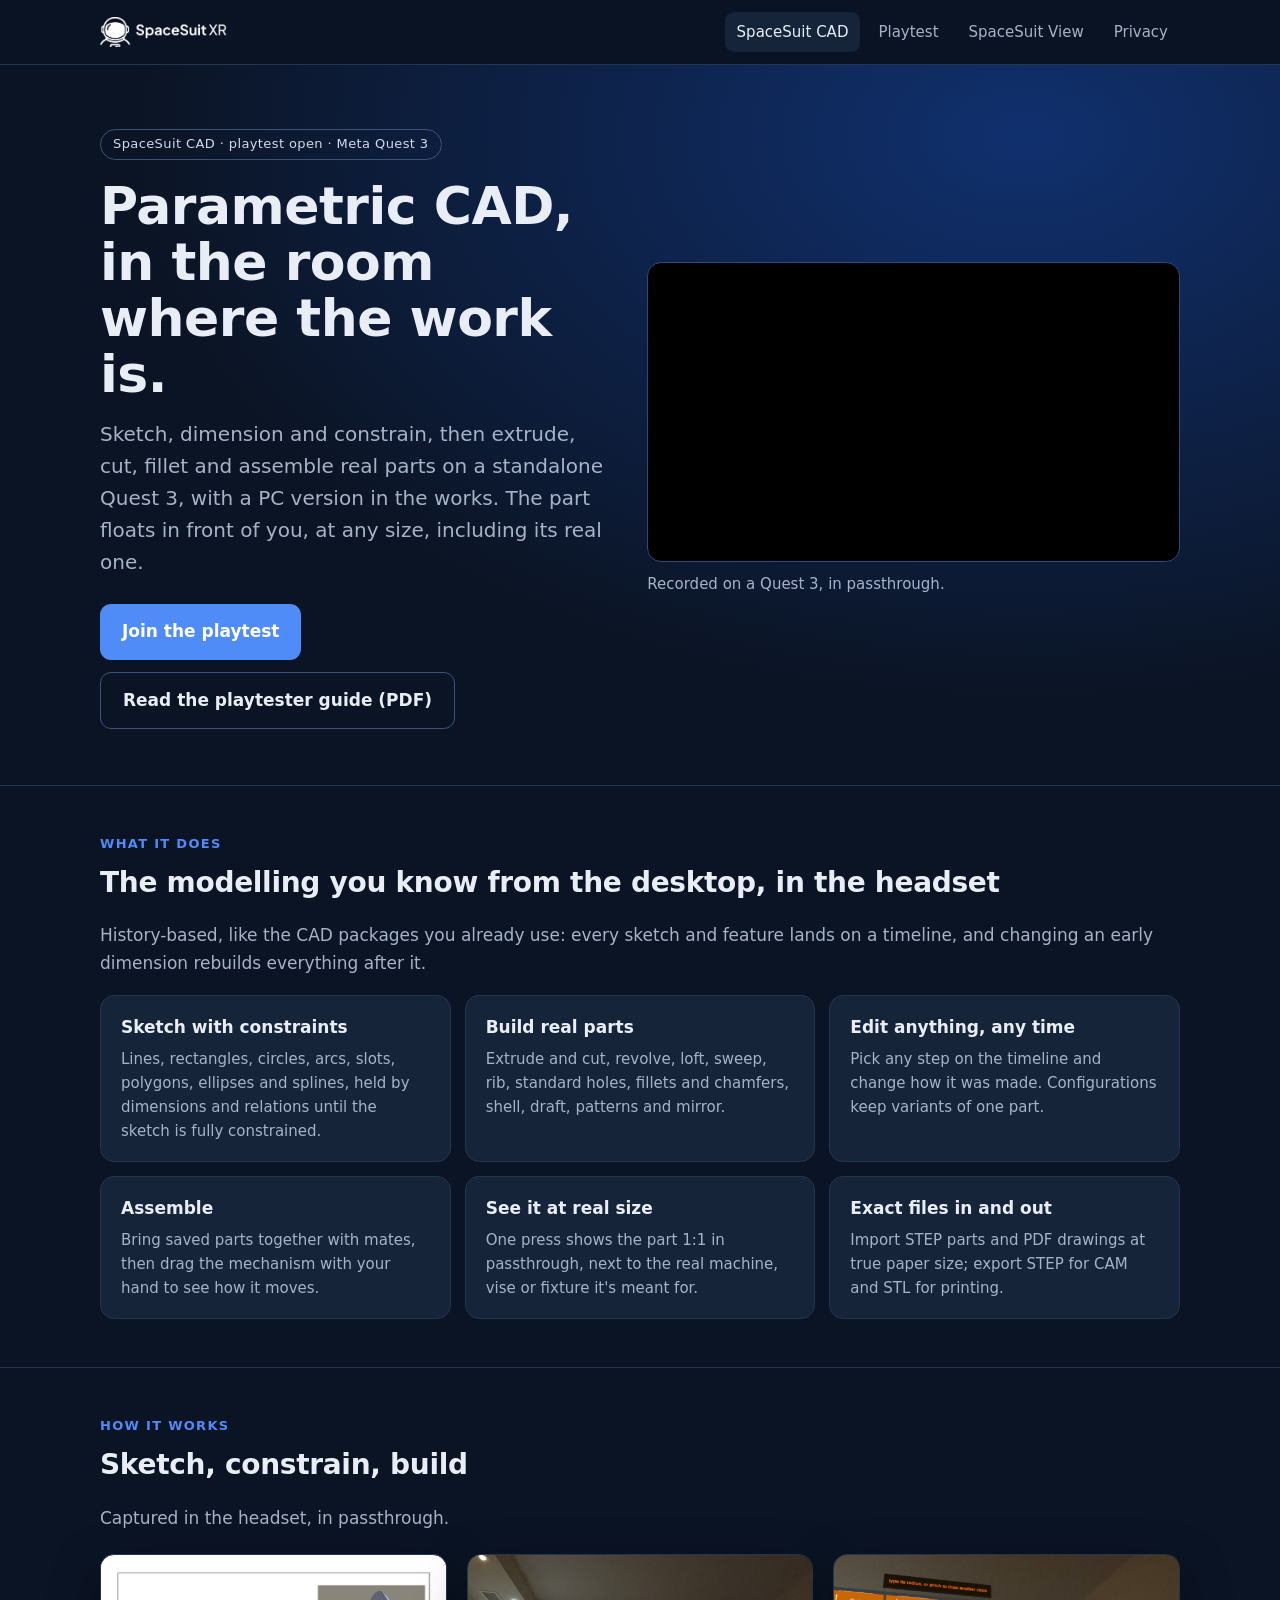
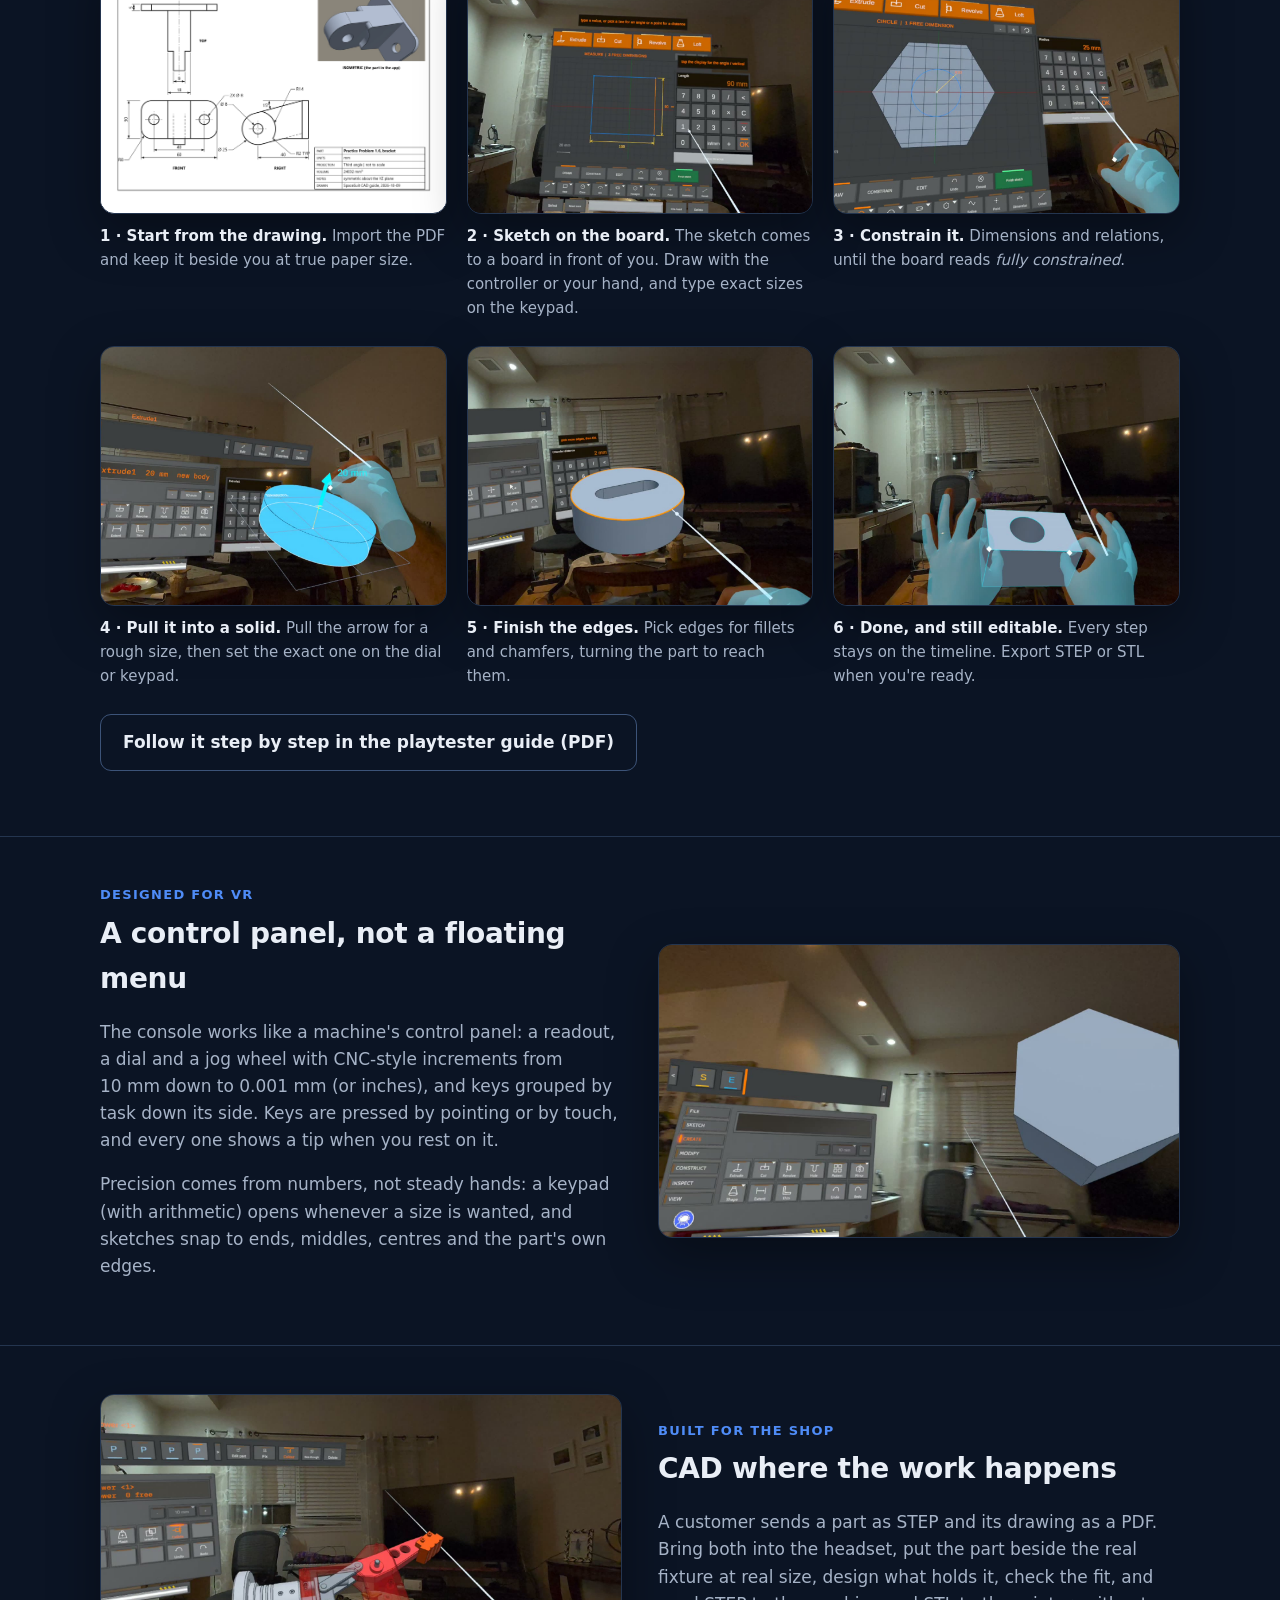
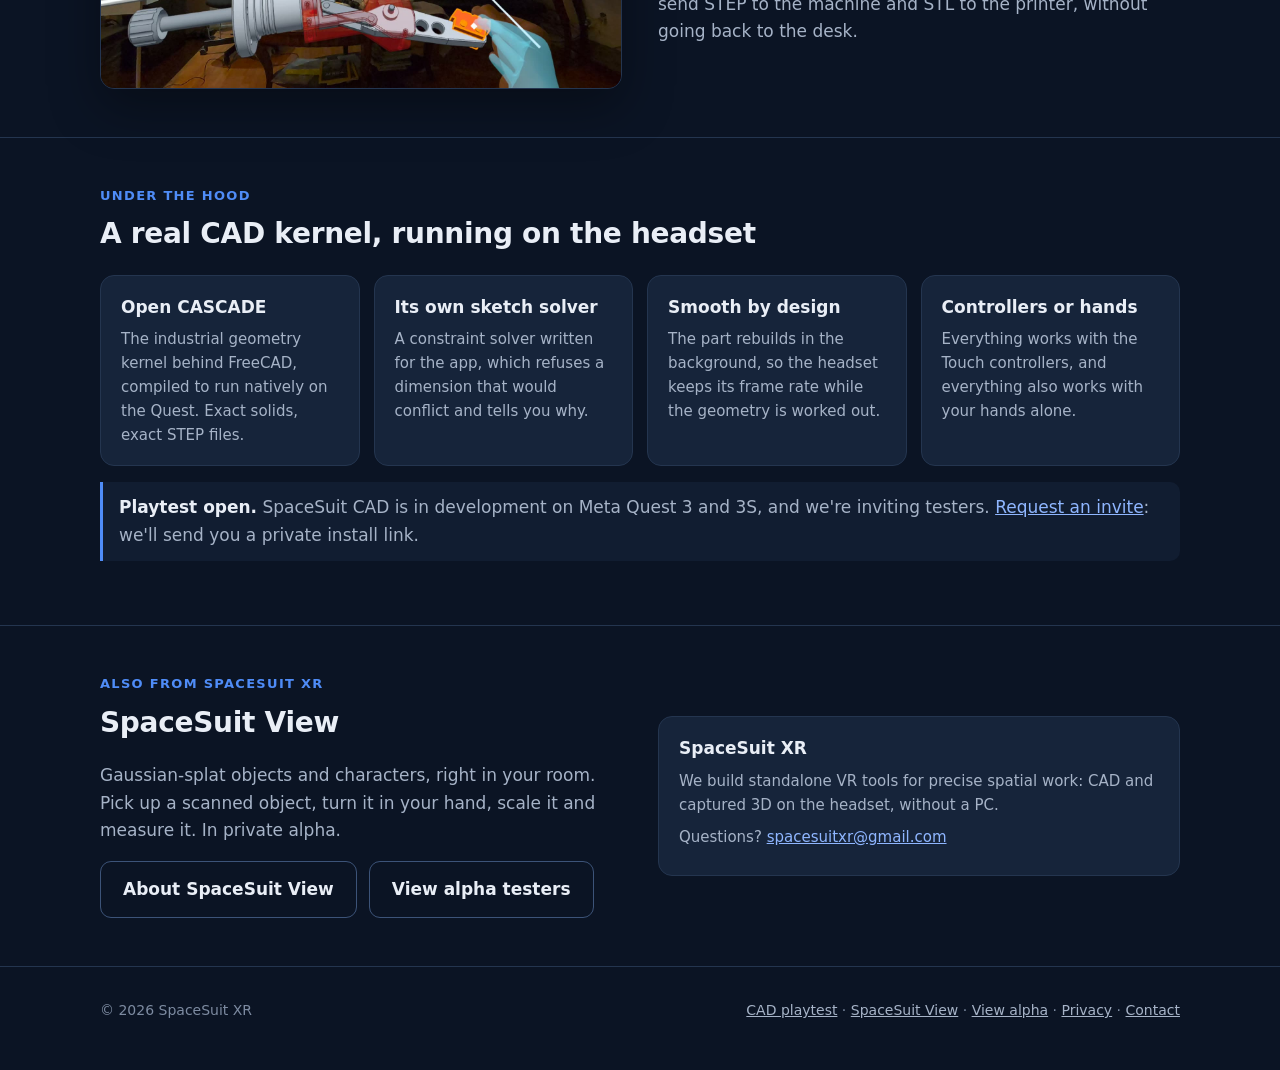
<file: index.html>
<!doctype html>
<!-- 2026-11-09: guide buttons point to the playtester guide -->
<html lang="en">
<head>
<meta charset="utf-8">
<meta name="viewport" content="width=device-width, initial-scale=1">
<title>SpaceSuit CAD · SpaceSuit XR</title>
<meta name="description" content="SpaceSuit CAD is parametric CAD that runs standalone on Meta Quest 3, with a PC version in the works. Sketch, constrain, extrude, fillet and assemble real parts in your room, at real size, with controllers or your hands. Playtest open.">
<link rel="icon" type="image/png" sizes="32x32" href="/assets/favicon-32.png">
<link rel="apple-touch-icon" href="/assets/apple-touch-icon.png">
<link rel="stylesheet" href="/assets/site.css">
</head>
<body>

<header class="top">
  <div class="wrap wide">
    <a class="brand" href="/"><img src="/assets/lockup-white.png" alt="SpaceSuit XR"></a>
    <nav class="nav">
      <a href="/" aria-current="page">SpaceSuit CAD</a>
      <a href="/playtest/">Playtest</a>
      <a href="/view/">SpaceSuit View</a>
      <a href="/privacy/">Privacy</a>
    </nav>
  </div>
</header>

<main>
  <section class="hero hero-cad">
    <div class="wrap wide">
      <div class="hero-grid">
        <div>
          <span class="pill">SpaceSuit CAD · playtest open · Meta Quest 3</span>
          <h1>Parametric CAD, in the room where the work is.</h1>
          <p class="lede">Sketch, dimension and constrain, then extrude, cut, fillet and assemble real parts on a
            standalone Quest&nbsp;3, with a PC version in the works. The part floats in front of you, at any size,
            including its real one.</p>
          <div class="btns">
            <a class="btn" href="/playtest/">Join the playtest</a>
            <a class="btn ghost" href="/guide/SpaceSuit-CAD-Playtester-Guide.pdf">Read the playtester guide (PDF)</a>
          </div>
        </div>
        <figure class="shot"><div class="video"><iframe src="https://www.youtube-nocookie.com/embed/oJB5VnO7nI0?rel=0"
          title="SpaceSuit CAD on Meta Quest 3" loading="lazy"
          allow="accelerometer; encrypted-media; gyroscope; picture-in-picture; fullscreen" allowfullscreen></iframe></div>
          <figcaption>Recorded on a Quest 3, in passthrough.</figcaption></figure>
      </div>
    </div>
  </section>

  <section class="block">
    <div class="wrap wide">
      <p class="kicker">What it does</p>
      <h2>The modelling you know from the desktop, in the headset</h2>
      <p class="muted">History-based, like the CAD packages you already use: every sketch and feature lands on a
        timeline, and changing an early dimension rebuilds everything after it.</p>
      <div class="grid grid3">
        <div class="card"><h3>Sketch with constraints</h3><p>Lines, rectangles, circles, arcs, slots, polygons, ellipses and splines, held by dimensions and relations until the sketch is fully constrained.</p></div>
        <div class="card"><h3>Build real parts</h3><p>Extrude and cut, revolve, loft, sweep, rib, standard holes, fillets and chamfers, shell, draft, patterns and mirror.</p></div>
        <div class="card"><h3>Edit anything, any time</h3><p>Pick any step on the timeline and change how it was made. Configurations keep variants of one part.</p></div>
        <div class="card"><h3>Assemble</h3><p>Bring saved parts together with mates, then drag the mechanism with your hand to see how it moves.</p></div>
        <div class="card"><h3>See it at real size</h3><p>One press shows the part 1:1 in passthrough, next to the real machine, vise or fixture it's meant for.</p></div>
        <div class="card"><h3>Exact files in and out</h3><p>Import STEP parts and PDF drawings at true paper size; export STEP for CAM and STL for printing.</p></div>
      </div>
    </div>
  </section>

  <section class="block">
    <div class="wrap wide">
      <p class="kicker">How it works</p>
      <h2>Sketch, constrain, build</h2>
      <p class="muted">Captured in the headset, in passthrough.</p>
      <div class="steps-visual">
        <figure class="shot"><img src="/assets/cad/drawing.png" alt="The dimensioned drawing of the practice bracket" class="paper">
          <figcaption><b>1 · Start from the drawing.</b> Import the PDF and keep it beside you at true paper size.</figcaption></figure>
        <figure class="shot"><img src="/assets/cad/v2/rect-sketch.jpg" alt="A rectangle on the sketchboard with the keypad open for its length">
          <figcaption><b>2 · Sketch on the board.</b> The sketch comes to a board in front of you. Draw with the controller or your hand, and type exact sizes on the keypad.</figcaption></figure>
        <figure class="shot"><img src="/assets/cad/v2/sketch-board.jpg" alt="A hexagon with a circle inside it, the keypad open for the radius">
          <figcaption><b>3 · Constrain it.</b> Dimensions and relations, until the board reads <em>fully constrained</em>.</figcaption></figure>
        <figure class="shot"><img src="/assets/cad/v2/extrude.jpg" alt="A disc being pulled up into a solid by hand, the readout showing Extrude1 20 mm">
          <figcaption><b>4 · Pull it into a solid.</b> Pull the arrow for a rough size, then set the exact one on the dial or keypad.</figcaption></figure>
        <figure class="shot"><img src="/assets/cad/v2/edge-pick.jpg" alt="An edge of a slotted disc picked, the keypad open for its size">
          <figcaption><b>5 · Finish the edges.</b> Pick edges for fillets and chamfers, turning the part to reach them.</figcaption></figure>
        <figure class="shot"><img src="/assets/cad/v2/block-in-hands.jpg" alt="A finished block with a hole, held in both hands">
          <figcaption><b>6 · Done, and still editable.</b> Every step stays on the timeline. Export STEP or STL when you're ready.</figcaption></figure>
      </div>
      <p><a class="btn ghost" href="/guide/SpaceSuit-CAD-Playtester-Guide.pdf">Follow it step by step in the playtester guide (PDF)</a></p>
    </div>
  </section>

  <section class="block">
    <div class="wrap wide">
      <div class="split">
        <div>
          <p class="kicker">Designed for VR</p>
          <h2>A control panel, not a floating menu</h2>
          <p class="muted">The console works like a machine's control panel: a readout, a dial and a jog wheel with
            CNC-style increments from 10&nbsp;mm down to 0.001&nbsp;mm (or inches), and keys grouped by task down its side. Keys
            are pressed by pointing or by touch, and every one shows a tip when you rest on it.</p>
          <p class="muted">Precision comes from numbers, not steady hands: a keypad (with arithmetic) opens whenever a size is
            wanted, and sketches snap to ends, middles, centres and the part's own edges.</p>
        </div>
        <figure class="shot"><img src="/assets/cad/v2/console.jpg" alt="The SpaceSuit CAD console in passthrough, its task keys down the left"></figure>
      </div>
    </div>
  </section>

  <section class="block">
    <div class="wrap wide">
      <div class="split rev">
        <figure class="shot"><img src="/assets/cad/v2/gripper.jpg" alt="A gripper assembly with its frame made see-through, a hand on its jaw"></figure>
        <div>
          <p class="kicker">Built for the shop</p>
          <h2>CAD where the work happens</h2>
          <p class="muted">A customer sends a part as STEP and its drawing as a PDF. Bring both into the headset, put the
            part beside the real fixture at real size, design what holds it, check the fit, and send STEP to the
            machine and STL to the printer, without going back to the desk.</p>
        </div>
      </div>
    </div>
  </section>

  <section class="block">
    <div class="wrap wide">
      <p class="kicker">Under the hood</p>
      <h2>A real CAD kernel, running on the headset</h2>
      <div class="grid">
        <div class="card"><h3>Open CASCADE</h3><p>The industrial geometry kernel behind FreeCAD, compiled to run natively on the Quest. Exact solids, exact STEP files.</p></div>
        <div class="card"><h3>Its own sketch solver</h3><p>A constraint solver written for the app, which refuses a dimension that would conflict and tells you why.</p></div>
        <div class="card"><h3>Smooth by design</h3><p>The part rebuilds in the background, so the headset keeps its frame rate while the geometry is worked out.</p></div>
        <div class="card"><h3>Controllers or hands</h3><p>Everything works with the Touch controllers, and everything also works with your hands alone.</p></div>
      </div>
      <p class="note"><b>Playtest open.</b> SpaceSuit CAD is in development on Meta Quest&nbsp;3 and 3S, and we're inviting
        testers. <a href="/playtest/">Request an invite</a>: we'll send you a private install link.</p>
    </div>
  </section>

  <section class="block">
    <div class="wrap wide">
      <div class="split">
        <div>
          <p class="kicker">Also from SpaceSuit XR</p>
          <h2>SpaceSuit View</h2>
          <p class="muted">Gaussian-splat objects and characters, right in your room. Pick up a scanned object, turn it in
            your hand, scale it and measure it. In private alpha.</p>
          <div class="btns"><a class="btn ghost" href="/view/">About SpaceSuit View</a><a class="btn ghost" href="/alpha/">View alpha testers</a></div>
        </div>
        <div class="card about">
          <h3>SpaceSuit XR</h3>
          <p>We build standalone VR tools for precise spatial work: CAD and captured 3D on the headset, without a PC.</p>
          <p>Questions? <a href="mailto:spacesuitxr@gmail.com">spacesuitxr@gmail.com</a></p>
        </div>
      </div>
    </div>
  </section>
</main>

<footer>
  <div class="wrap wide">
    <span>© 2026 SpaceSuit XR</span>
    <span><a href="/playtest/">CAD playtest</a> · <a href="/view/">SpaceSuit View</a> · <a href="/alpha/">View alpha</a> · <a href="/privacy/">Privacy</a> · <a href="mailto:spacesuitxr@gmail.com">Contact</a></span>
  </div>
</footer>

</body>
</html>
</file>
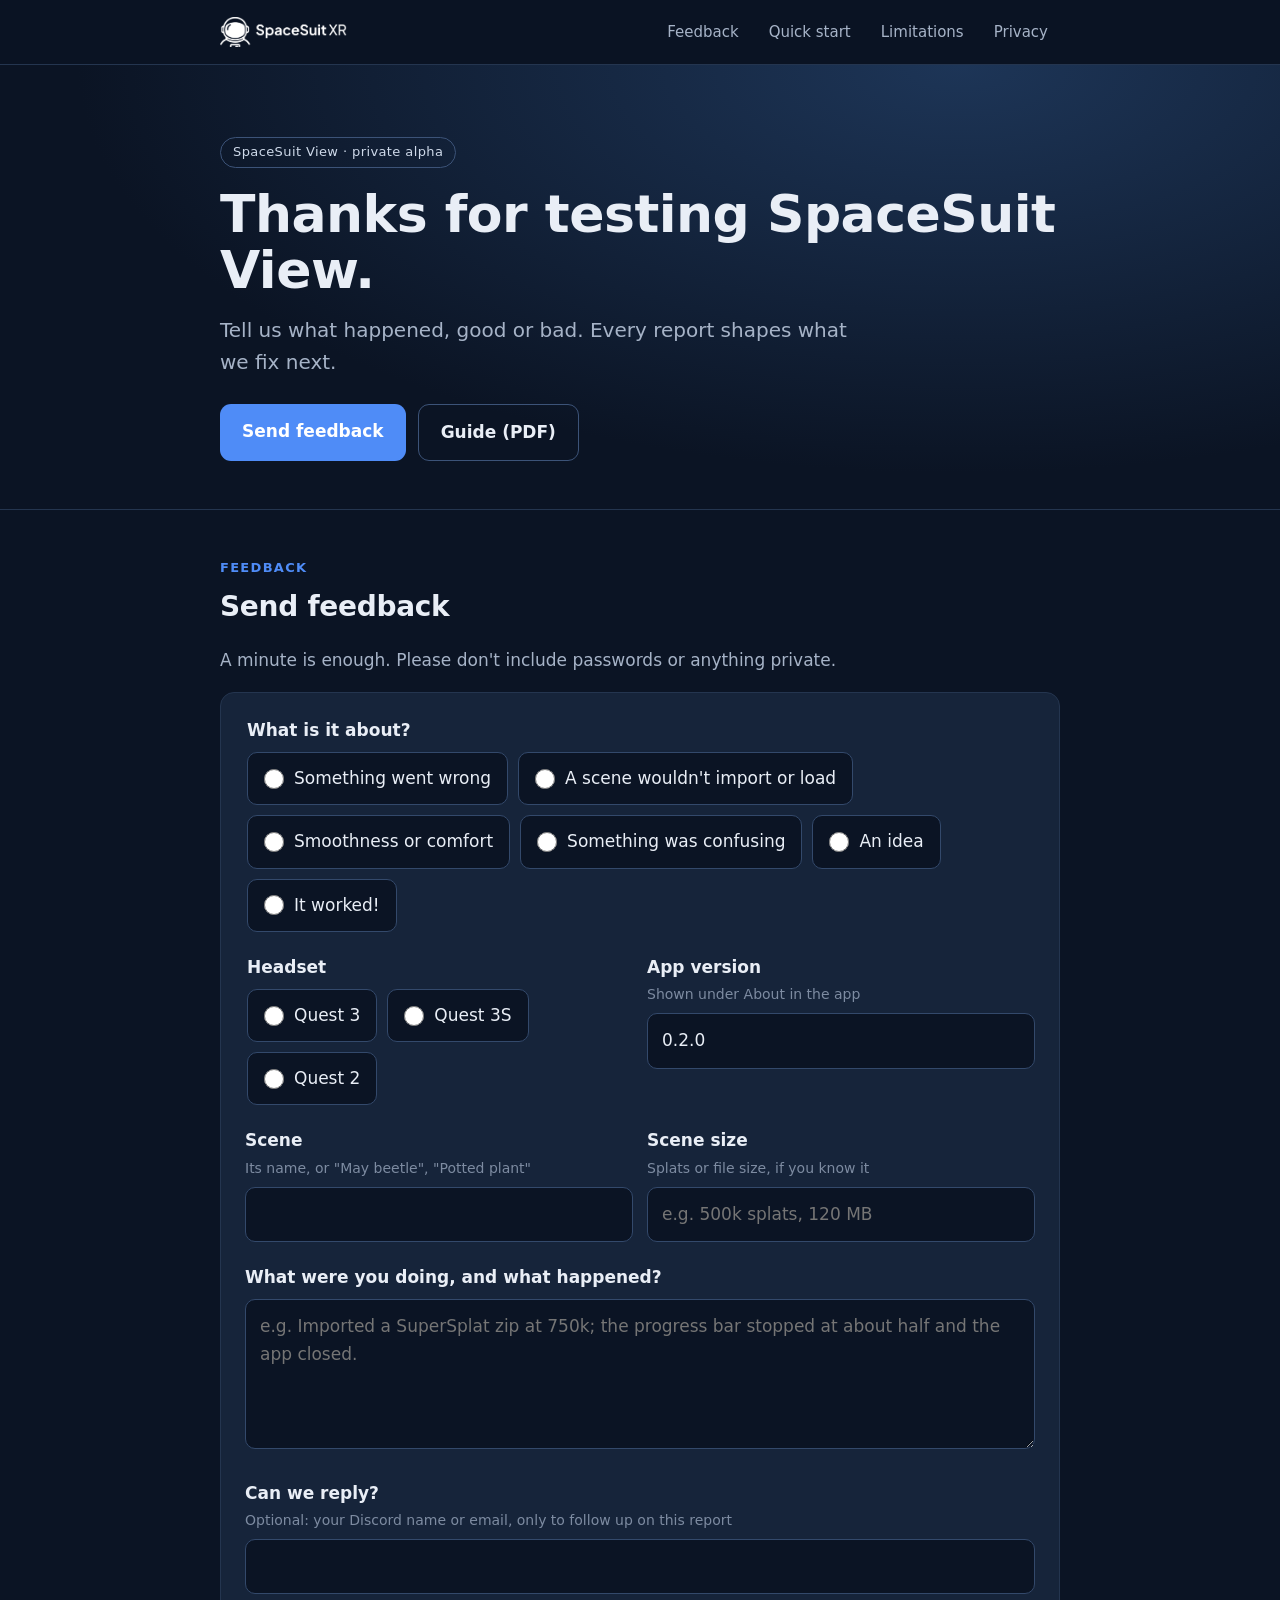
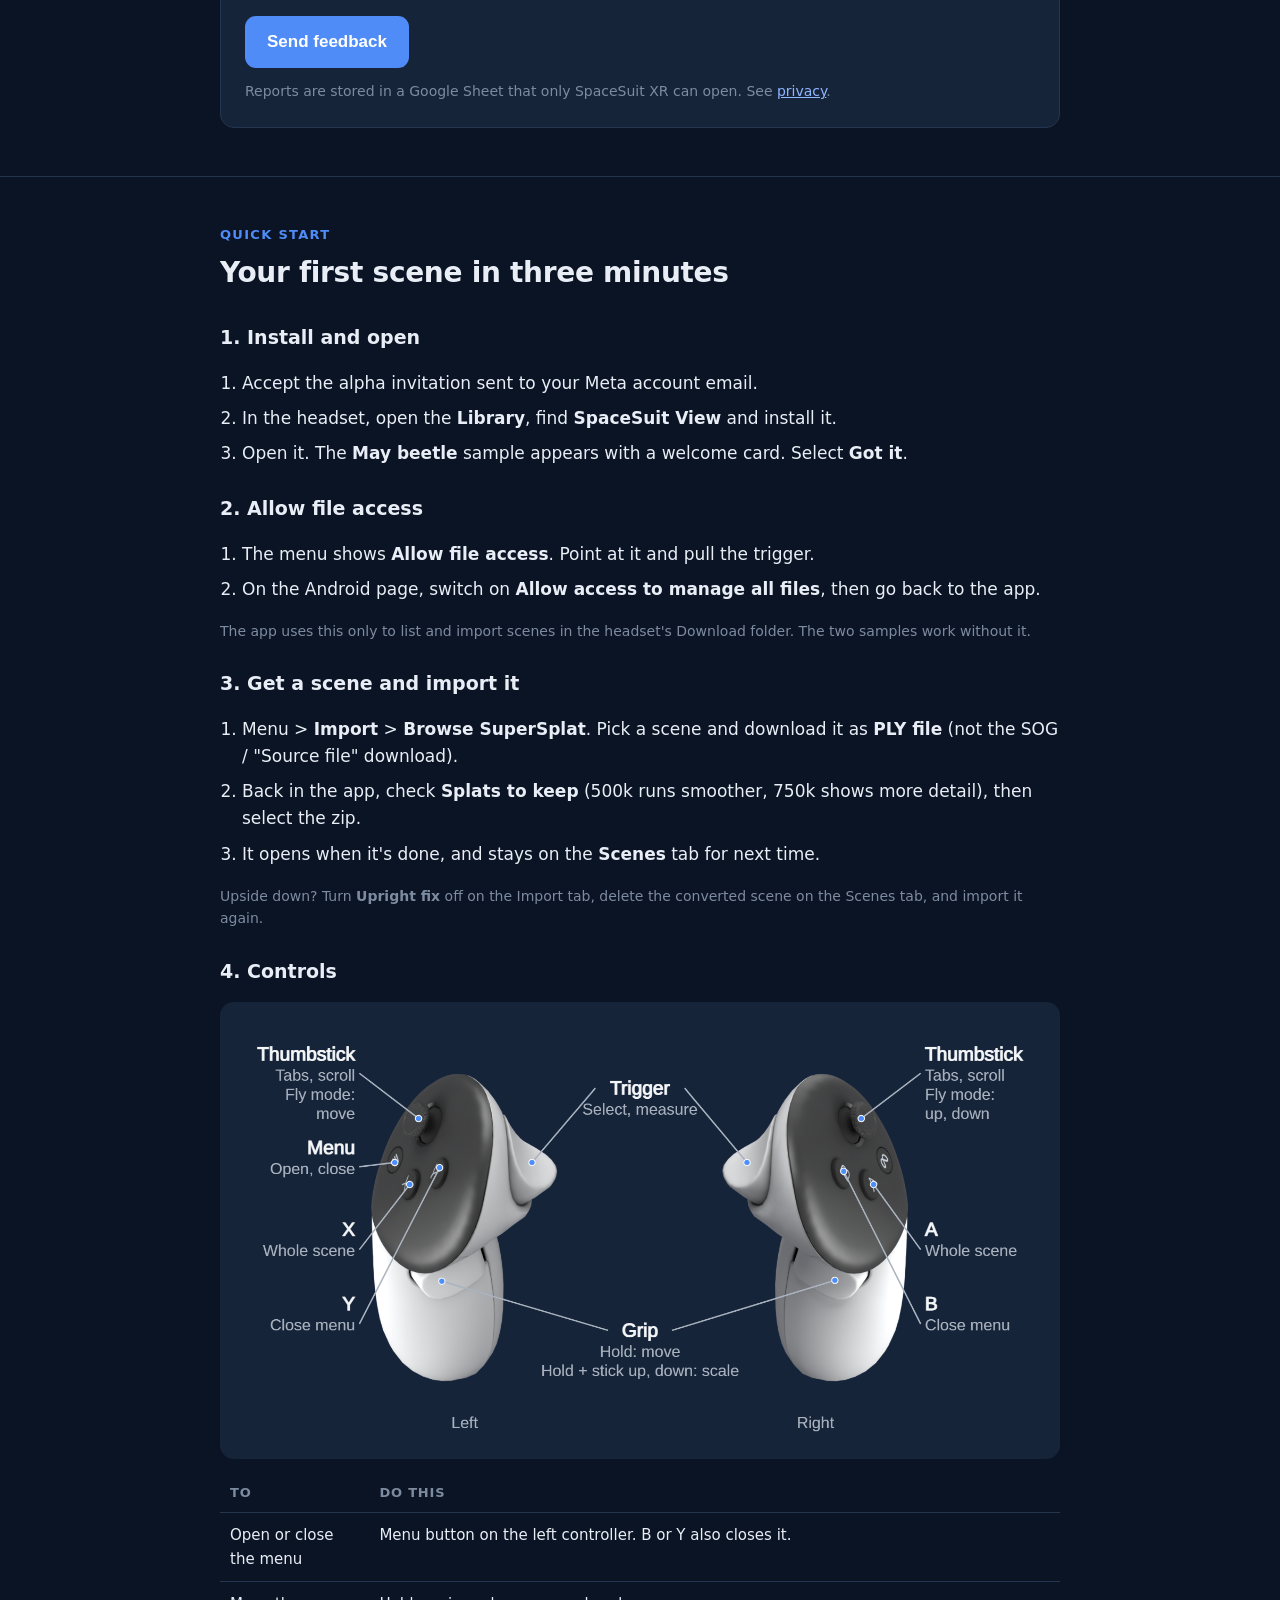
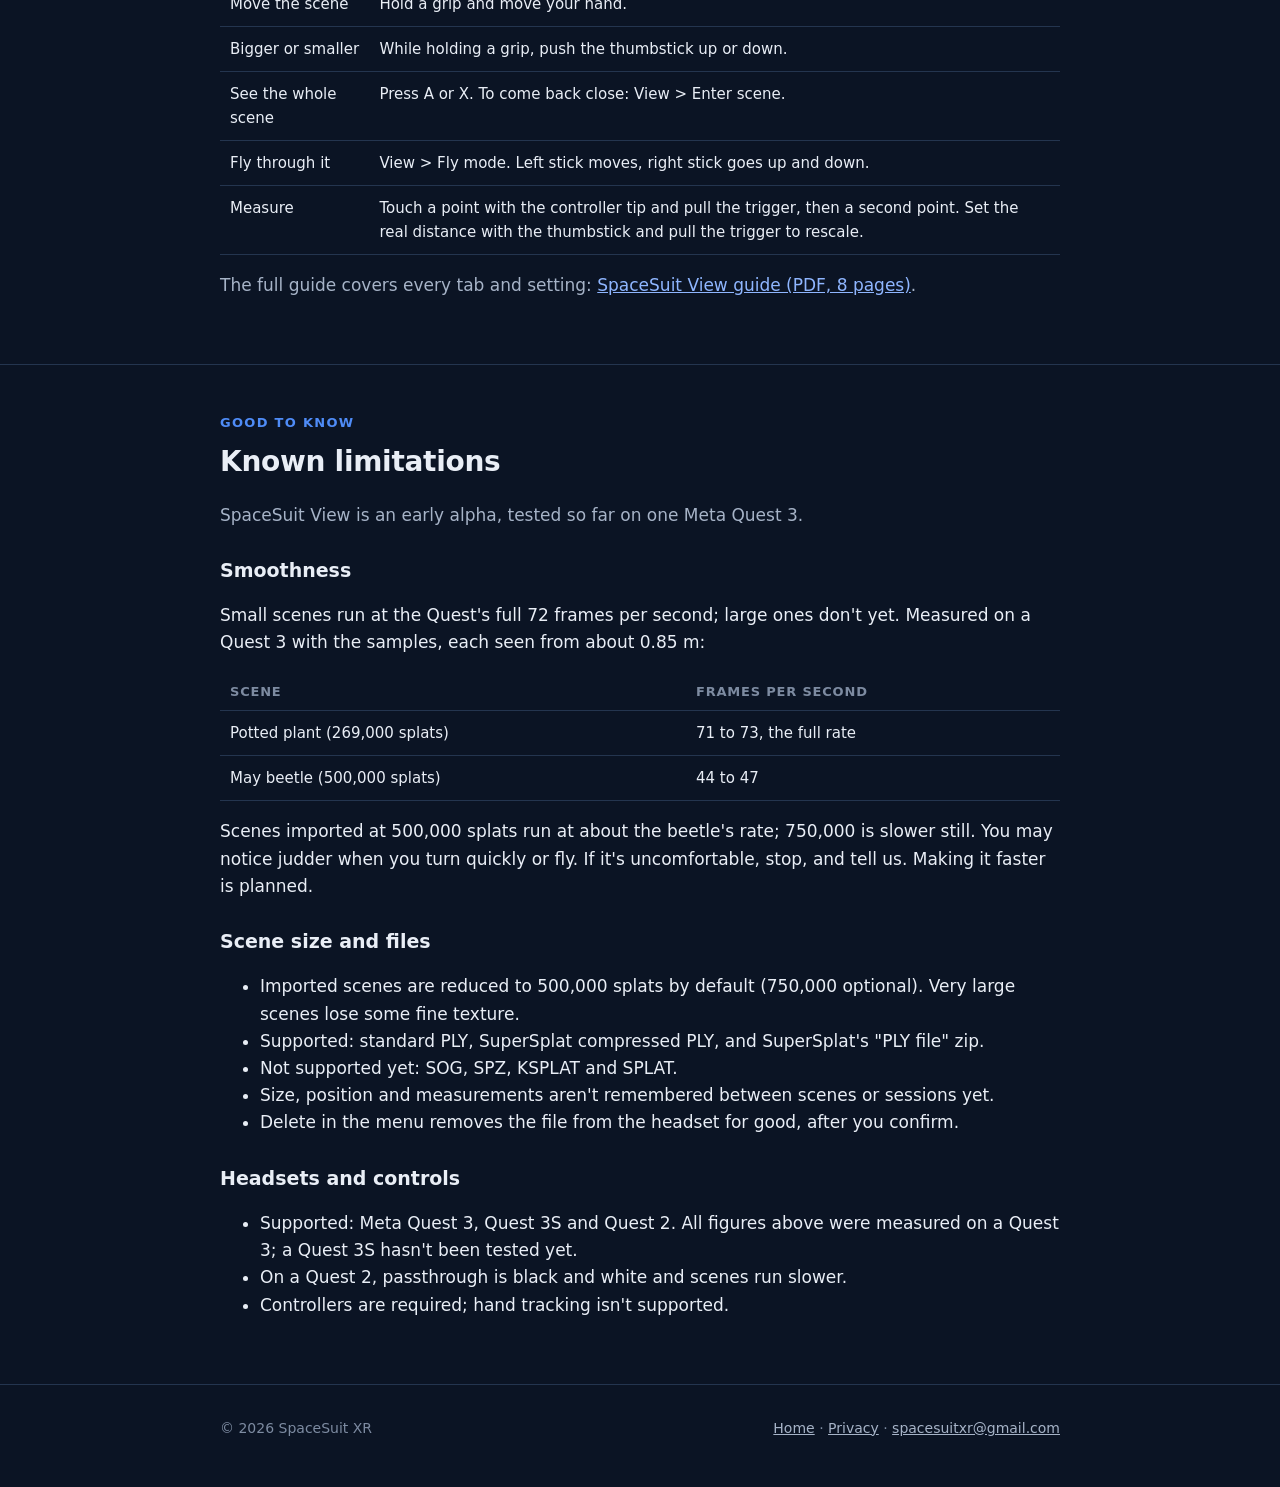
<file: alpha/index.html>
<!doctype html>
<html lang="en">
<head>
<meta charset="utf-8">
<meta name="viewport" content="width=device-width, initial-scale=1">
<title>SpaceSuit View Alpha</title>
<meta name="description" content="Feedback, quick start and known limitations for the SpaceSuit View private alpha on Meta Quest.">
<meta name="robots" content="noindex">
<link rel="icon" type="image/png" sizes="32x32" href="/assets/favicon-32.png">
<link rel="apple-touch-icon" href="/assets/apple-touch-icon.png">
<link rel="stylesheet" href="/assets/site.css">
<script src="/assets/feedback.js" defer></script>
</head>
<body>

<header class="top">
  <div class="wrap">
    <a class="brand" href="/"><img src="/assets/lockup-white.png" alt="SpaceSuit XR"></a>
    <nav class="nav">
      <a href="#feedback-section">Feedback</a>
      <a href="#quick-start">Quick start</a>
      <a href="#limitations">Limitations</a>
      <a href="/privacy/">Privacy</a>
    </nav>
  </div>
</header>

<main>
  <section class="hero">
    <div class="wrap">
      <span class="pill">SpaceSuit View · private alpha</span>
      <h1>Thanks for testing SpaceSuit View.</h1>
      <p class="lede">Tell us what happened, good or bad. Every report shapes what we fix next.</p>
      <div class="btns">
        <a class="btn" href="#feedback-section">Send feedback</a>
        <a class="btn ghost" href="/guide/SpaceSuit-View-Guide.pdf">Guide (PDF)</a>
      </div>
    </div>
  </section>

  <!-- Feedback -->
  <section class="block" id="feedback-section">
    <div class="wrap">
      <p class="kicker">Feedback</p>
      <h2>Send feedback</h2>
      <p class="muted">A minute is enough. Please don't include passwords or anything private.</p>

      <form class="fb" id="feedback" novalidate>
        <fieldset class="field">
          <legend>What is it about?</legend>
          <div class="choices">
            <label><input type="radio" name="kind" value="Something went wrong" required> Something went wrong</label>
            <label><input type="radio" name="kind" value="A scene wouldn't import or load"> A scene wouldn't import or load</label>
            <label><input type="radio" name="kind" value="Smoothness or comfort"> Smoothness or comfort</label>
            <label><input type="radio" name="kind" value="Confusing"> Something was confusing</label>
            <label><input type="radio" name="kind" value="Idea"> An idea</label>
            <label><input type="radio" name="kind" value="It worked"> It worked!</label>
          </div>
        </fieldset>

        <div class="row2">
          <fieldset class="field">
            <legend>Headset</legend>
            <div class="choices">
              <label><input type="radio" name="headset" value="Quest 3" required> Quest 3</label>
              <label><input type="radio" name="headset" value="Quest 3S"> Quest 3S</label>
              <label><input type="radio" name="headset" value="Quest 2"> Quest 2</label>
            </div>
          </fieldset>
          <div class="field">
            <label for="version">App version <span class="hint">Shown under About in the app</span></label>
            <input type="text" id="version" name="version" value="0.2.0" autocomplete="off">
          </div>
        </div>

        <div class="row2">
          <div class="field">
            <label for="scene">Scene <span class="hint">Its name, or "May beetle", "Potted plant"</span></label>
            <input type="text" id="scene" name="scene" autocomplete="off">
          </div>
          <div class="field">
            <label for="size">Scene size <span class="hint">Splats or file size, if you know it</span></label>
            <input type="text" id="size" name="size" placeholder="e.g. 500k splats, 120 MB" autocomplete="off">
          </div>
        </div>

        <div class="field">
          <label for="details">What were you doing, and what happened?</label>
          <textarea id="details" name="details" required
            placeholder="e.g. Imported a SuperSplat zip at 750k; the progress bar stopped at about half and the app closed."></textarea>
        </div>

        <div class="field">
          <label for="contact">Can we reply? <span class="hint">Optional: your Discord name or email, only to follow up on this report</span></label>
          <input type="text" id="contact" name="contact" autocomplete="off">
        </div>

        <button class="btn" type="submit">Send feedback</button>
        <p class="small" style="margin:12px 0 0">Reports are stored in a Google Sheet that only SpaceSuit XR can open.
          See <a href="/privacy/#feedback">privacy</a>.</p>
        <div class="status" id="feedback-status" role="status" aria-live="polite"></div>
      </form>
    </div>
  </section>

  <!-- Quick start -->
  <section class="block" id="quick-start">
    <div class="wrap">
      <p class="kicker">Quick start</p>
      <h2>Your first scene in three minutes</h2>

      <h3>1. Install and open</h3>
      <ol class="steps">
        <li>Accept the alpha invitation sent to your Meta account email.</li>
        <li>In the headset, open the <b>Library</b>, find <b>SpaceSuit View</b> and install it.</li>
        <li>Open it. The <b>May beetle</b> sample appears with a welcome card. Select <b>Got it</b>.</li>
      </ol>

      <h3>2. Allow file access</h3>
      <ol class="steps">
        <li>The menu shows <b>Allow file access</b>. Point at it and pull the trigger.</li>
        <li>On the Android page, switch on <b>Allow access to manage all files</b>, then go back to the app.</li>
      </ol>
      <p class="small">The app uses this only to list and import scenes in the headset's Download folder. The two samples work without it.</p>

      <h3>3. Get a scene and import it</h3>
      <ol class="steps">
        <li>Menu &gt; <b>Import</b> &gt; <b>Browse SuperSplat</b>. Pick a scene and download it as <b>PLY file</b>
          (not the SOG / "Source file" download).</li>
        <li>Back in the app, check <b>Splats to keep</b> (500k runs smoother, 750k shows more detail), then select the zip.</li>
        <li>It opens when it's done, and stays on the <b>Scenes</b> tab for next time.</li>
      </ol>
      <p class="small">Upside down? Turn <b>Upright fix</b> off on the Import tab, delete the converted scene on the Scenes tab, and import it again.</p>

      <h3>4. Controls</h3>
      <div class="drawing"><img src="/assets/controls.png" alt="Quest controllers. Thumbstick: tabs, scroll; in fly mode, move (left) or up and down (right). Menu: open, close. Trigger: select, measure. X and A: whole scene. Y and B: close menu. Grip: hold to move; hold and push the stick up or down to scale." width="1520" height="800"></div>
      <table>
        <tr><th>To</th><th>Do this</th></tr>
        <tr><td>Open or close the menu</td><td>Menu button on the left controller. B or Y also closes it.</td></tr>
        <tr><td>Move the scene</td><td>Hold a grip and move your hand.</td></tr>
        <tr><td>Bigger or smaller</td><td>While holding a grip, push the thumbstick up or down.</td></tr>
        <tr><td>See the whole scene</td><td>Press A or X. To come back close: View &gt; Enter scene.</td></tr>
        <tr><td>Fly through it</td><td>View &gt; Fly mode. Left stick moves, right stick goes up and down.</td></tr>
        <tr><td>Measure</td><td>Touch a point with the controller tip and pull the trigger, then a second point. Set the real distance with the thumbstick and pull the trigger to rescale.</td></tr>
      </table>
      <p class="muted">The full guide covers every tab and setting: <a href="/guide/SpaceSuit-View-Guide.pdf">SpaceSuit View guide (PDF, 8 pages)</a>.</p>
    </div>
  </section>

  <!-- Limitations -->
  <section class="block" id="limitations">
    <div class="wrap">
      <p class="kicker">Good to know</p>
      <h2>Known limitations</h2>
      <p class="muted">SpaceSuit View is an early alpha, tested so far on one Meta Quest 3.</p>

      <h3>Smoothness</h3>
      <p>Small scenes run at the Quest's full 72 frames per second; large ones don't yet. Measured on a Quest 3 with the samples, each seen from about 0.85 m:</p>
      <table>
        <tr><th>Scene</th><th>Frames per second</th></tr>
        <tr><td>Potted plant (269,000 splats)</td><td>71 to 73, the full rate</td></tr>
        <tr><td>May beetle (500,000 splats)</td><td>44 to 47</td></tr>
      </table>
      <p>Scenes imported at 500,000 splats run at about the beetle's rate; 750,000 is slower still. You may notice
        judder when you turn quickly or fly. If it's uncomfortable, stop, and tell us. Making it faster is planned.</p>

      <h3>Scene size and files</h3>
      <ul>
        <li>Imported scenes are reduced to 500,000 splats by default (750,000 optional). Very large scenes lose some fine texture.</li>
        <li>Supported: standard PLY, SuperSplat compressed PLY, and SuperSplat's "PLY file" zip.</li>
        <li>Not supported yet: SOG, SPZ, KSPLAT and SPLAT.</li>
        <li>Size, position and measurements aren't remembered between scenes or sessions yet.</li>
        <li>Delete in the menu removes the file from the headset for good, after you confirm.</li>
      </ul>

      <h3>Headsets and controls</h3>
      <ul>
        <li>Supported: Meta Quest 3, Quest 3S and Quest 2. All figures above were measured on a Quest 3; a Quest 3S hasn't been tested yet.</li>
        <li>On a Quest 2, passthrough is black and white and scenes run slower.</li>
        <li>Controllers are required; hand tracking isn't supported.</li>
      </ul>
    </div>
  </section>
</main>

<footer>
  <div class="wrap">
    <span>© 2026 SpaceSuit XR</span>
    <span><a href="/">Home</a> · <a href="/privacy/">Privacy</a> · <a href="mailto:spacesuitxr@gmail.com">spacesuitxr@gmail.com</a></span>
  </div>
</footer>

</body>
</html>
</file>
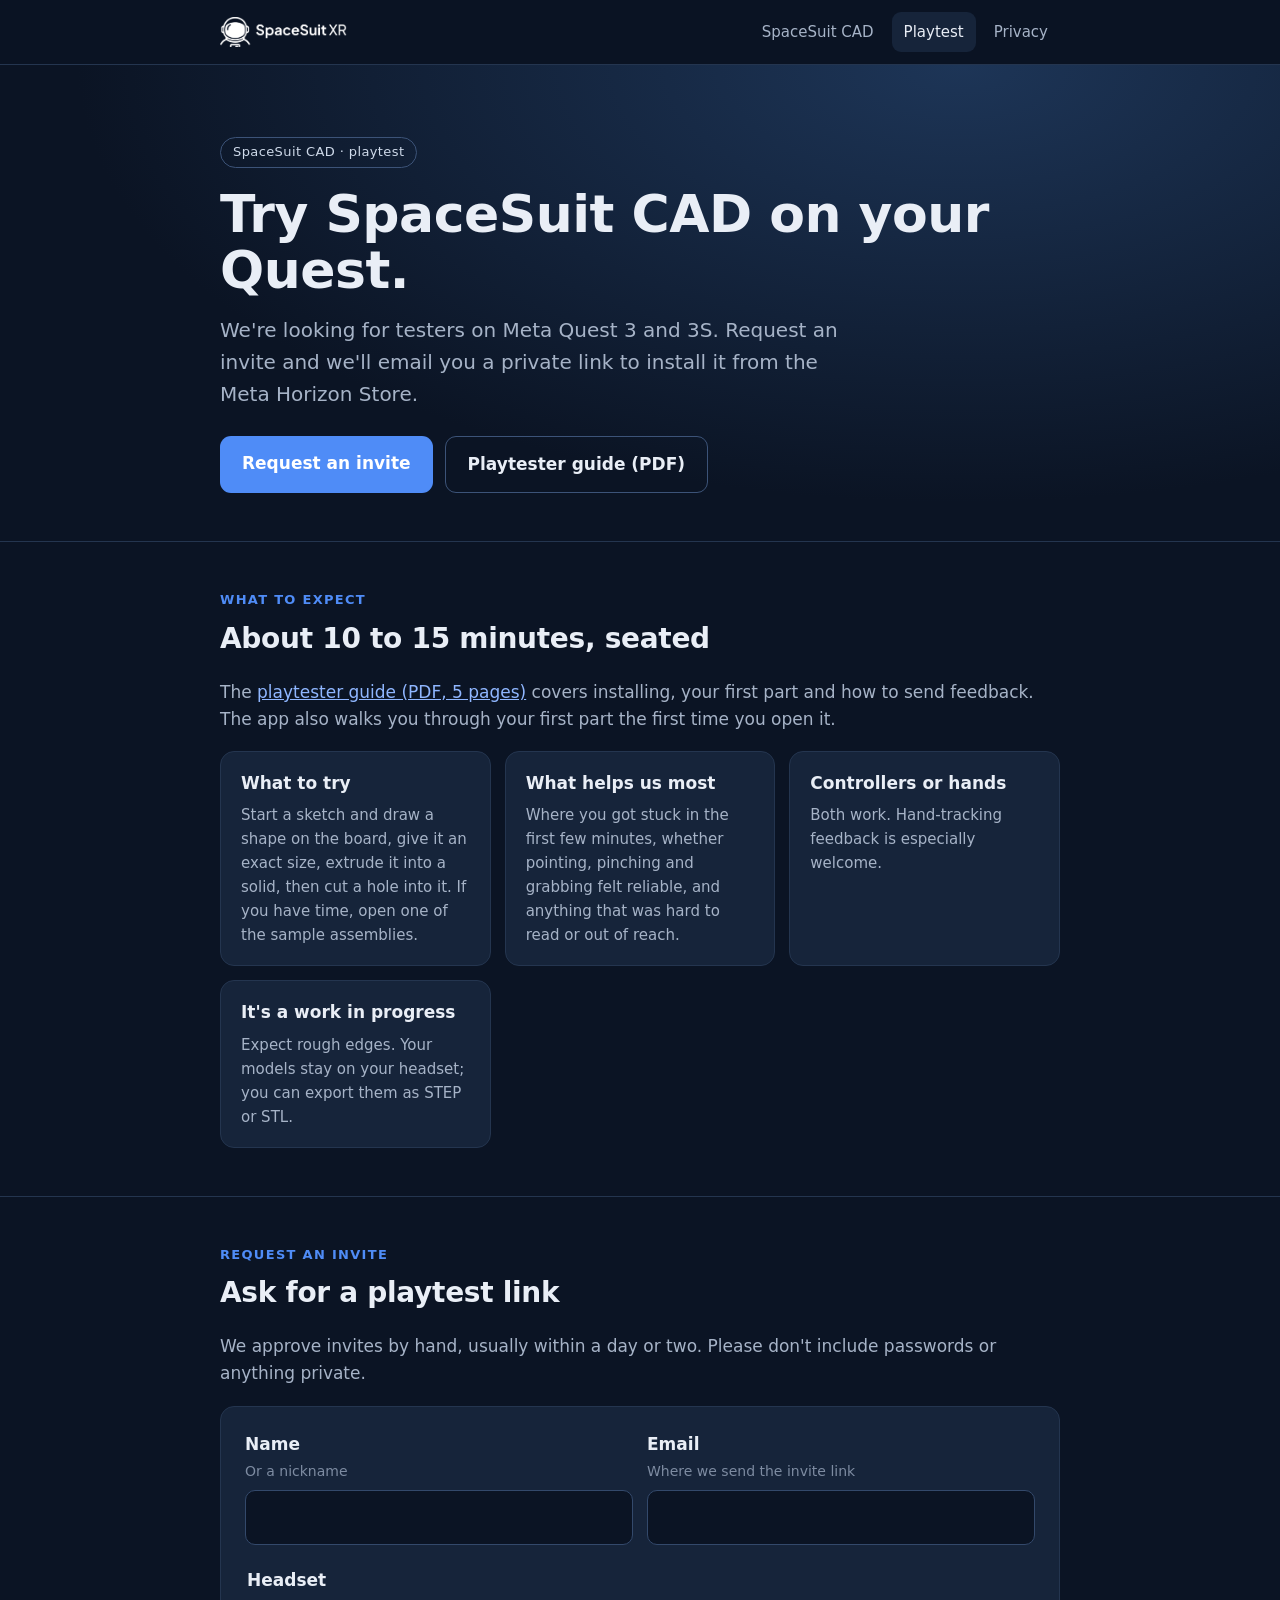
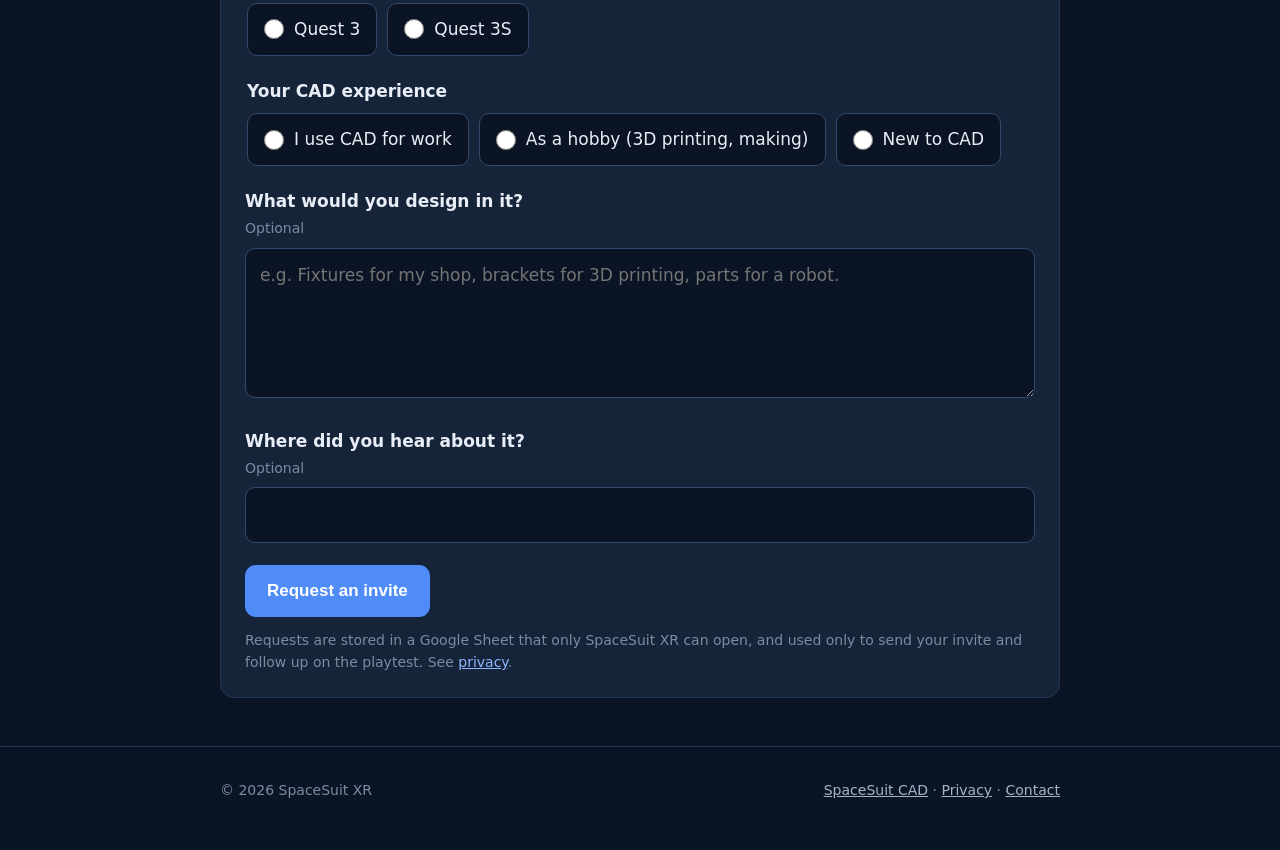
<file: playtest/index.html>
<!doctype html>
<html lang="en">
<head>
<meta charset="utf-8">
<meta name="viewport" content="width=device-width, initial-scale=1">
<title>SpaceSuit CAD Playtest</title>
<meta name="description" content="Request an invite to playtest SpaceSuit CAD, parametric CAD on Meta Quest 3 and 3S.">
<link rel="icon" type="image/png" sizes="32x32" href="/assets/favicon-32.png">
<link rel="apple-touch-icon" href="/assets/apple-touch-icon.png">
<link rel="stylesheet" href="/assets/site.css">
<script src="/assets/playtest.js" defer></script>
</head>
<body>

<header class="top">
  <div class="wrap">
    <a class="brand" href="/"><img src="/assets/lockup-white.png" alt="SpaceSuit XR"></a>
    <nav class="nav">
      <a href="/">SpaceSuit CAD</a>
      <a href="/playtest/" aria-current="page">Playtest</a>
      <a href="/privacy/">Privacy</a>
    </nav>
  </div>
</header>

<main>
  <section class="hero">
    <div class="wrap">
      <span class="pill">SpaceSuit CAD · playtest</span>
      <h1>Try SpaceSuit CAD on your Quest.</h1>
      <p class="lede">We're looking for testers on Meta Quest&nbsp;3 and 3S. Request an invite and we'll email you a private
        link to install it from the Meta Horizon Store.</p>
      <div class="btns">
        <a class="btn" href="#request">Request an invite</a>
        <a class="btn ghost" href="/guide/SpaceSuit-CAD-Playtester-Guide.pdf">Playtester guide (PDF)</a>
      </div>
    </div>
  </section>

  <section class="block">
    <div class="wrap">
      <p class="kicker">What to expect</p>
      <h2>About 10 to 15 minutes, seated</h2>
      <p class="muted">The <a href="/guide/SpaceSuit-CAD-Playtester-Guide.pdf">playtester guide (PDF, 5 pages)</a> covers installing,
        your first part and how to send feedback. The app also walks you through your first part the first time you open it.</p>
      <div class="grid">
        <div class="card"><h3>What to try</h3><p>Start a sketch and draw a shape on the board, give it an exact size,
          extrude it into a solid, then cut a hole into it. If you have time, open one of the sample assemblies.</p></div>
        <div class="card"><h3>What helps us most</h3><p>Where you got stuck in the first few minutes, whether pointing,
          pinching and grabbing felt reliable, and anything that was hard to read or out of reach.</p></div>
        <div class="card"><h3>Controllers or hands</h3><p>Both work. Hand-tracking feedback is especially welcome.</p></div>
        <div class="card"><h3>It's a work in progress</h3><p>Expect rough edges. Your models stay on your headset; you
          can export them as STEP or STL.</p></div>
      </div>
    </div>
  </section>

  <section class="block" id="request">
    <div class="wrap">
      <p class="kicker">Request an invite</p>
      <h2>Ask for a playtest link</h2>
      <p class="muted">We approve invites by hand, usually within a day or two. Please don't include passwords or anything
        private.</p>

      <form class="fb" id="invite" novalidate>
        <div class="row2">
          <div class="field">
            <label for="name">Name <span class="hint">Or a nickname</span></label>
            <input type="text" id="name" name="name" autocomplete="name">
          </div>
          <div class="field">
            <label for="email">Email <span class="hint">Where we send the invite link</span></label>
            <input type="email" id="email" name="email" required autocomplete="email">
          </div>
        </div>

        <fieldset class="field">
          <legend>Headset</legend>
          <div class="choices">
            <label><input type="radio" name="headset" value="Quest 3" required> Quest 3</label>
            <label><input type="radio" name="headset" value="Quest 3S"> Quest 3S</label>
          </div>
        </fieldset>

        <fieldset class="field">
          <legend>Your CAD experience</legend>
          <div class="choices">
            <label><input type="radio" name="cad" value="Use CAD for work"> I use CAD for work</label>
            <label><input type="radio" name="cad" value="Hobby"> As a hobby (3D printing, making)</label>
            <label><input type="radio" name="cad" value="New to CAD"> New to CAD</label>
          </div>
        </fieldset>

        <div class="field">
          <label for="design">What would you design in it? <span class="hint">Optional</span></label>
          <textarea id="design" name="design" placeholder="e.g. Fixtures for my shop, brackets for 3D printing, parts for a robot."></textarea>
        </div>

        <div class="field">
          <label for="heard">Where did you hear about it? <span class="hint">Optional</span></label>
          <input type="text" id="heard" name="heard" autocomplete="off">
        </div>

        <button class="btn" type="submit">Request an invite</button>
        <p class="small" style="margin:12px 0 0">Requests are stored in a Google Sheet that only SpaceSuit XR can open,
          and used only to send your invite and follow up on the playtest. See <a href="/privacy/#playtest">privacy</a>.</p>
        <div class="status" id="invite-status" role="status" aria-live="polite"></div>
      </form>
    </div>
  </section>
</main>

<footer>
  <div class="wrap">
    <span>© 2026 SpaceSuit XR</span>
    <span><a href="/">SpaceSuit CAD</a> · <a href="/privacy/">Privacy</a> · <a href="mailto:spacesuitxr@gmail.com">Contact</a></span>
  </div>
</footer>

</body>
</html>
</file>
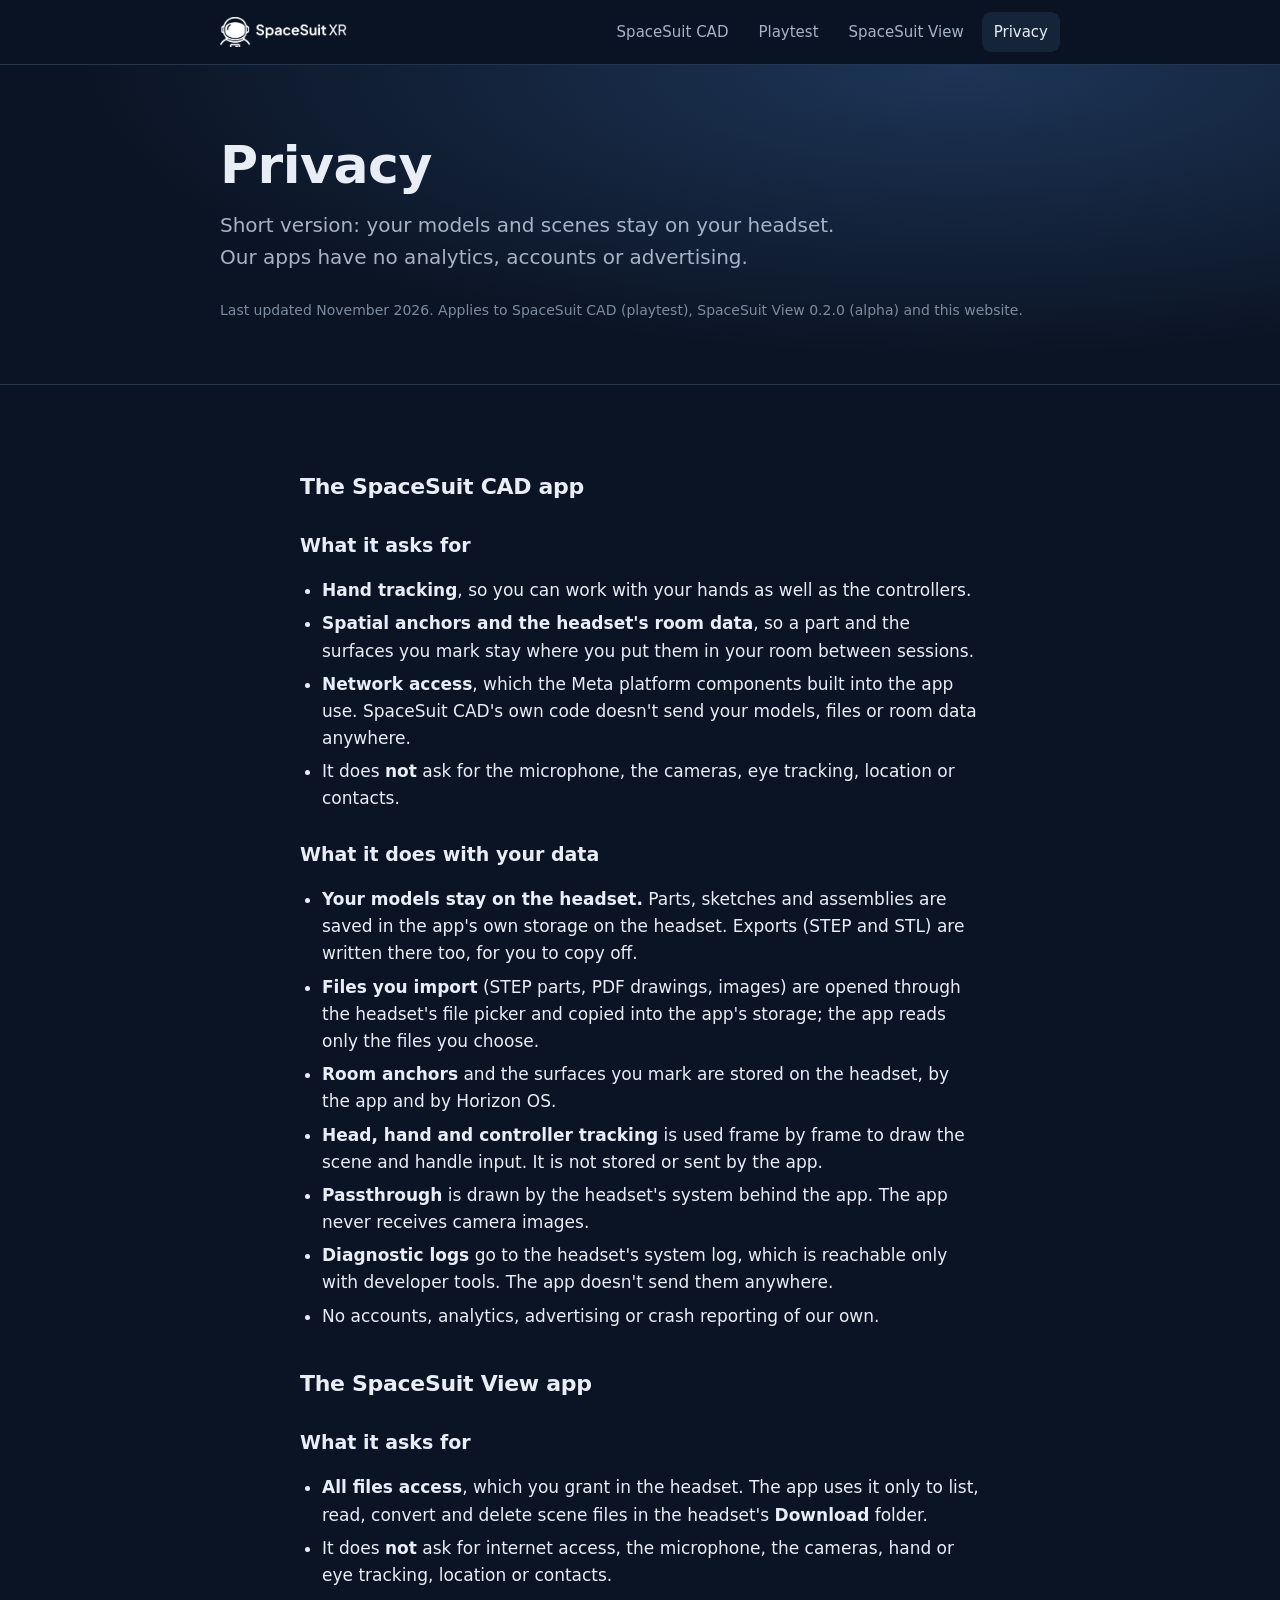
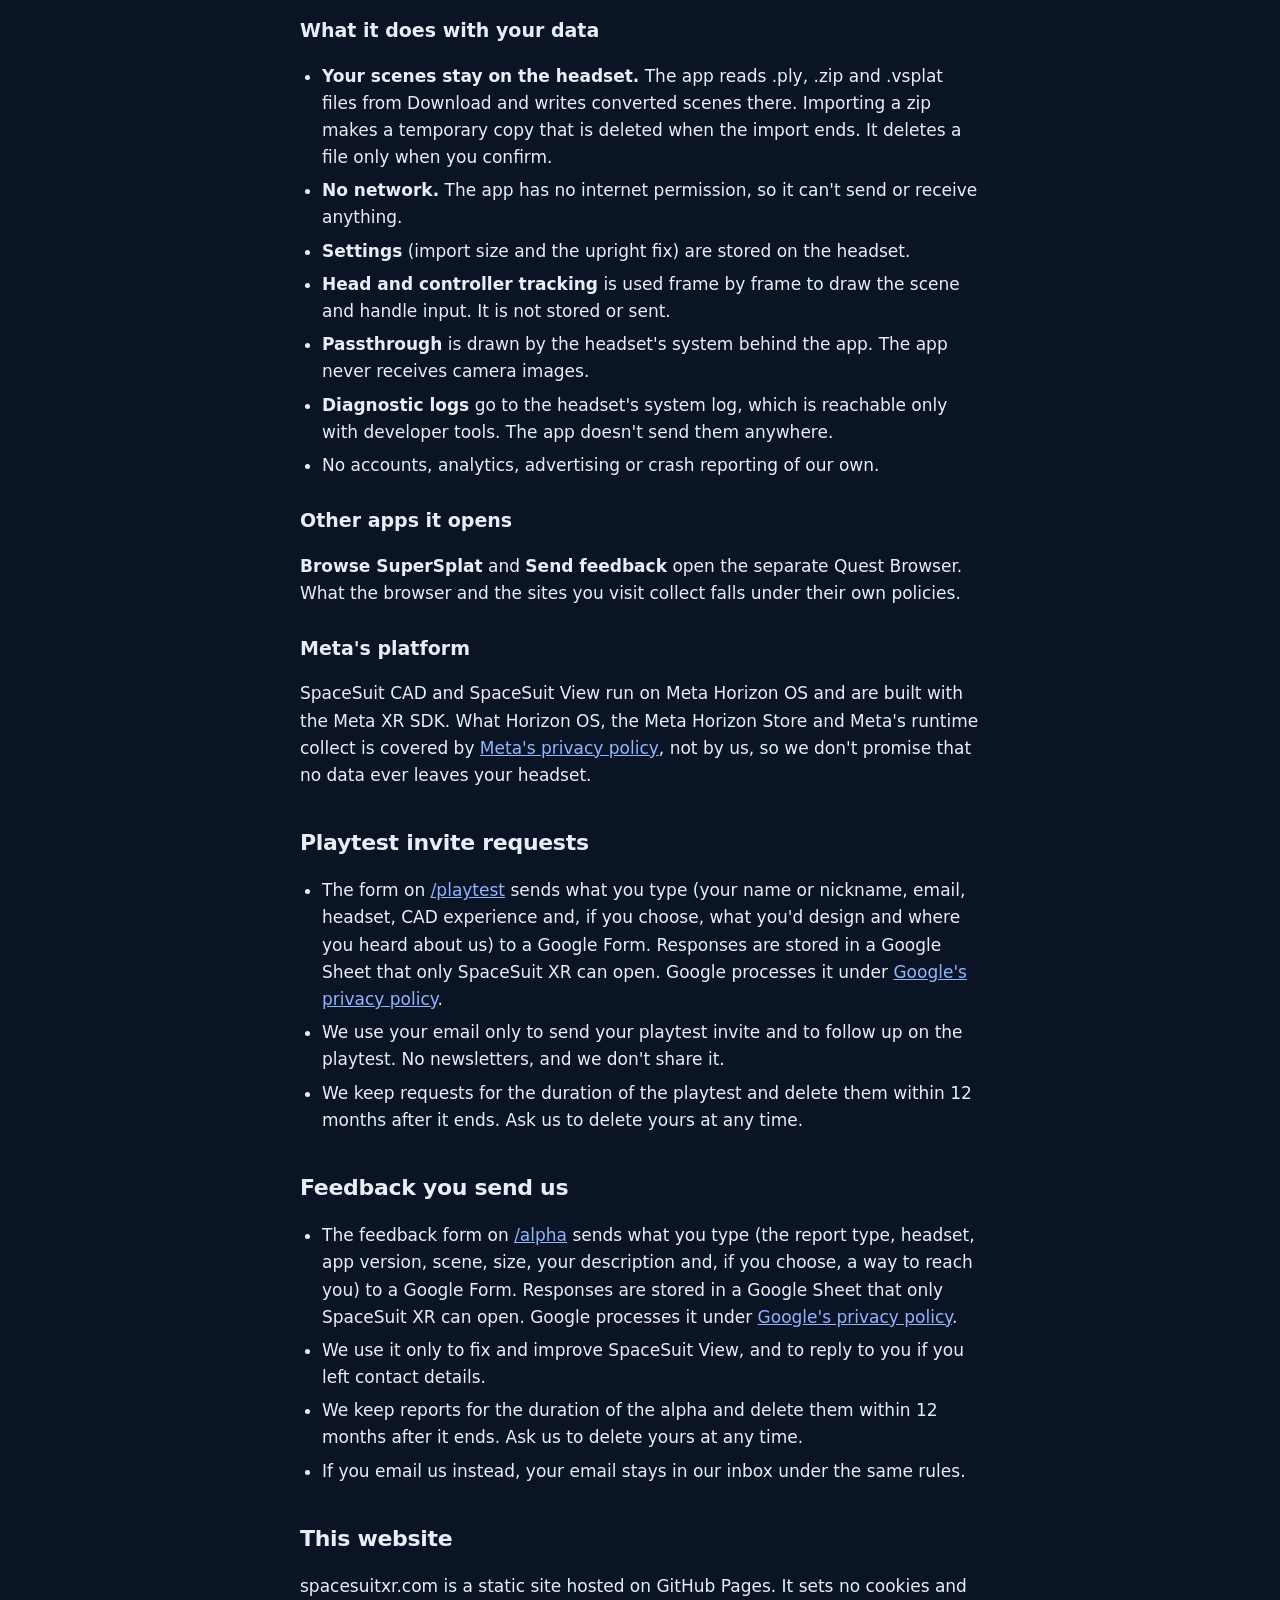
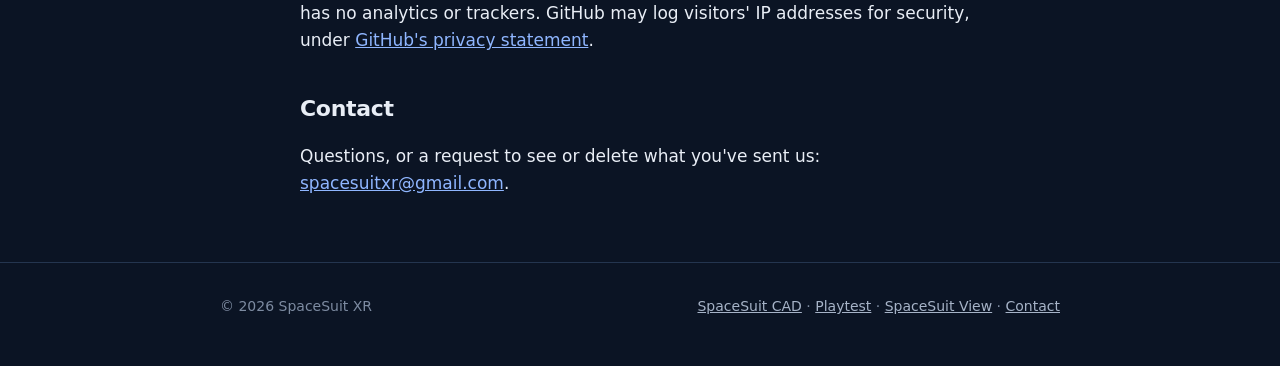
<file: privacy/index.html>
<!doctype html>
<html lang="en">
<head>
<meta charset="utf-8">
<meta name="viewport" content="width=device-width, initial-scale=1">
<title>SpaceSuit XR Privacy</title>
<meta name="description" content="What SpaceSuit CAD, SpaceSuit View and spacesuitxr.com do with your data.">
<link rel="icon" type="image/png" sizes="32x32" href="/assets/favicon-32.png">
<link rel="apple-touch-icon" href="/assets/apple-touch-icon.png">
<link rel="stylesheet" href="/assets/site.css">
</head>
<body>

<header class="top">
  <div class="wrap">
    <a class="brand" href="/"><img src="/assets/lockup-white.png" alt="SpaceSuit XR"></a>
    <nav class="nav">
      <a href="/">SpaceSuit CAD</a>
      <a href="/playtest/">Playtest</a>
      <a href="/view/">SpaceSuit View</a>
      <a href="/privacy/" aria-current="page">Privacy</a>
    </nav>
  </div>
</header>

<main>
  <section class="hero">
    <div class="wrap">
      <h1>Privacy</h1>
      <p class="lede">Short version: your models and scenes stay on your headset. Our apps have no analytics, accounts or
        advertising.</p>
      <p class="small">Last updated November 2026. Applies to SpaceSuit CAD (playtest), SpaceSuit View 0.2.0 (alpha) and
        this website.</p>
    </div>
  </section>

  <section class="block">
    <div class="wrap prose">
      <h2 id="cad">The SpaceSuit CAD app</h2>
      <h3>What it asks for</h3>
      <ul>
        <li><b>Hand tracking</b>, so you can work with your hands as well as the controllers.</li>
        <li><b>Spatial anchors and the headset's room data</b>, so a part and the surfaces you mark stay where you put them
          in your room between sessions.</li>
        <li><b>Network access</b>, which the Meta platform components built into the app use. SpaceSuit CAD's own code
          doesn't send your models, files or room data anywhere.</li>
        <li>It does <b>not</b> ask for the microphone, the cameras, eye tracking, location or contacts.</li>
      </ul>

      <h3>What it does with your data</h3>
      <ul>
        <li><b>Your models stay on the headset.</b> Parts, sketches and assemblies are saved in the app's own storage on the
          headset. Exports (STEP and STL) are written there too, for you to copy off.</li>
        <li><b>Files you import</b> (STEP parts, PDF drawings, images) are opened through the headset's file picker and
          copied into the app's storage; the app reads only the files you choose.</li>
        <li><b>Room anchors</b> and the surfaces you mark are stored on the headset, by the app and by Horizon OS.</li>
        <li><b>Head, hand and controller tracking</b> is used frame by frame to draw the scene and handle input. It is not
          stored or sent by the app.</li>
        <li><b>Passthrough</b> is drawn by the headset's system behind the app. The app never receives camera images.</li>
        <li><b>Diagnostic logs</b> go to the headset's system log, which is reachable only with developer tools. The app
          doesn't send them anywhere.</li>
        <li>No accounts, analytics, advertising or crash reporting of our own.</li>
      </ul>

      <h2 id="app">The SpaceSuit View app</h2>
      <h3>What it asks for</h3>
      <ul>
        <li><b>All files access</b>, which you grant in the headset. The app uses it only to list, read, convert and
          delete scene files in the headset's <b>Download</b> folder.</li>
        <li>It does <b>not</b> ask for internet access, the microphone, the cameras, hand or eye tracking, location or
          contacts.</li>
      </ul>

      <h3>What it does with your data</h3>
      <ul>
        <li><b>Your scenes stay on the headset.</b> The app reads .ply, .zip and .vsplat files from Download and writes
          converted scenes there. Importing a zip makes a temporary copy that is deleted when the import ends. It deletes
          a file only when you confirm.</li>
        <li><b>No network.</b> The app has no internet permission, so it can't send or receive anything.</li>
        <li><b>Settings</b> (import size and the upright fix) are stored on the headset.</li>
        <li><b>Head and controller tracking</b> is used frame by frame to draw the scene and handle input. It is not
          stored or sent.</li>
        <li><b>Passthrough</b> is drawn by the headset's system behind the app. The app never receives camera images.</li>
        <li><b>Diagnostic logs</b> go to the headset's system log, which is reachable only with developer tools. The app
          doesn't send them anywhere.</li>
        <li>No accounts, analytics, advertising or crash reporting of our own.</li>
      </ul>

      <h3>Other apps it opens</h3>
      <p><b>Browse SuperSplat</b> and <b>Send feedback</b> open the separate Quest Browser. What the browser and the sites
        you visit collect falls under their own policies.</p>

      <h3>Meta's platform</h3>
      <p>SpaceSuit CAD and SpaceSuit View run on Meta Horizon OS and are built with the Meta XR SDK. What Horizon OS, the Meta Horizon Store
        and Meta's runtime collect is covered by
        <a href="https://www.meta.com/legal/quest/privacy-policy/">Meta's privacy policy</a>, not by us, so we don't promise
        that no data ever leaves your headset.</p>

      <h2 id="playtest">Playtest invite requests</h2>
      <ul>
        <li>The form on <a href="/playtest/">/playtest</a> sends what you type (your name or nickname, email, headset, CAD
          experience and, if you choose, what you'd design and where you heard about us) to a Google Form. Responses are
          stored in a Google Sheet that only SpaceSuit XR can open. Google processes it under
          <a href="https://policies.google.com/privacy">Google's privacy policy</a>.</li>
        <li>We use your email only to send your playtest invite and to follow up on the playtest. No newsletters, and we
          don't share it.</li>
        <li>We keep requests for the duration of the playtest and delete them within 12 months after it ends. Ask us to
          delete yours at any time.</li>
      </ul>

      <h2 id="feedback">Feedback you send us</h2>
      <ul>
        <li>The feedback form on <a href="/alpha/">/alpha</a> sends what you type (the report type, headset, app version,
          scene, size, your description and, if you choose, a way to reach you) to a Google Form. Responses are stored in a
          Google Sheet that only SpaceSuit XR can open. Google processes it under
          <a href="https://policies.google.com/privacy">Google's privacy policy</a>.</li>
        <li>We use it only to fix and improve SpaceSuit View, and to reply to you if you left contact details.</li>
        <li>We keep reports for the duration of the alpha and delete them within 12 months after it ends. Ask us to
          delete yours at any time.</li>
        <li>If you email us instead, your email stays in our inbox under the same rules.</li>
      </ul>

      <h2 id="website">This website</h2>
      <p>spacesuitxr.com is a static site hosted on GitHub Pages. It sets no cookies and has no analytics or trackers.
        GitHub may log visitors' IP addresses for security, under
        <a href="https://docs.github.com/en/site-policy/privacy-policies/github-general-privacy-statement">GitHub's privacy statement</a>.</p>

      <h2 id="contact">Contact</h2>
      <p>Questions, or a request to see or delete what you've sent us:
        <a href="mailto:spacesuitxr@gmail.com">spacesuitxr@gmail.com</a>.</p>
    </div>
  </section>
</main>

<footer>
  <div class="wrap">
    <span>© 2026 SpaceSuit XR</span>
    <span><a href="/">SpaceSuit CAD</a> · <a href="/playtest/">Playtest</a> · <a href="/view/">SpaceSuit View</a> · <a href="mailto:spacesuitxr@gmail.com">Contact</a></span>
  </div>
</footer>

</body>
</html>
</file>
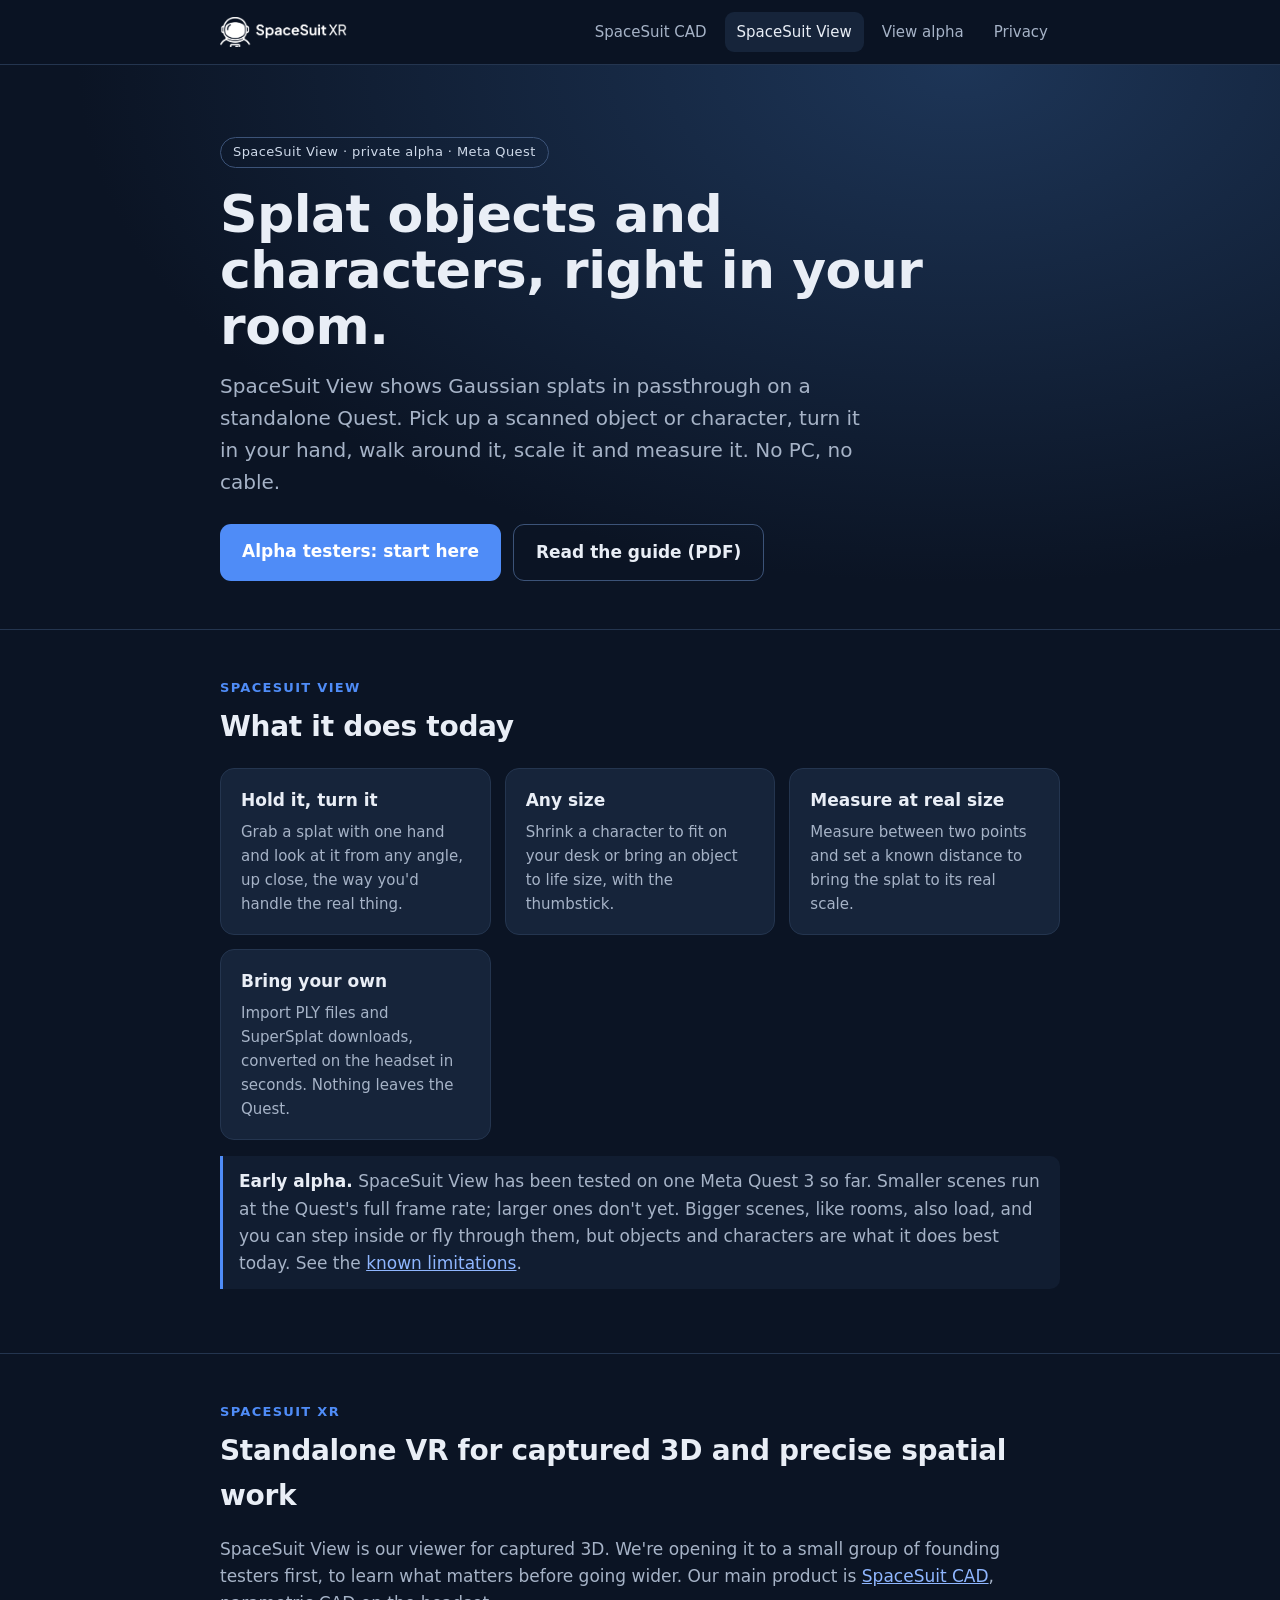
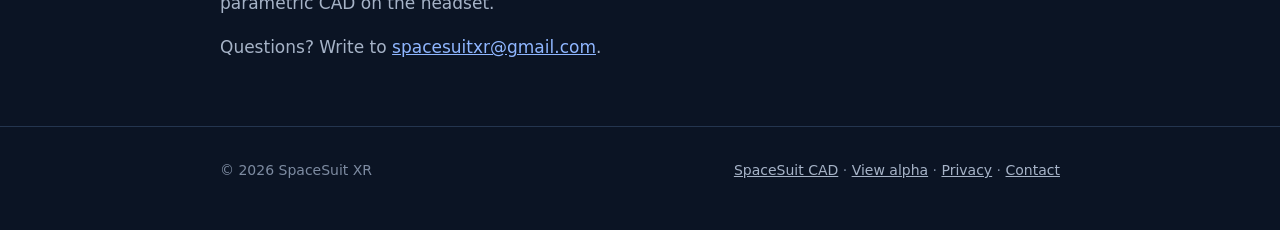
<file: view/index.html>
<!doctype html>
<html lang="en">
<head>
<meta charset="utf-8">
<meta name="viewport" content="width=device-width, initial-scale=1">
<title>SpaceSuit View · SpaceSuit XR</title>
<meta name="description" content="SpaceSuit View puts Gaussian-splat objects and characters in your room on a standalone Meta Quest. Pick them up, turn them, scale and measure them. Private alpha.">
<link rel="icon" type="image/png" sizes="32x32" href="/assets/favicon-32.png">
<link rel="apple-touch-icon" href="/assets/apple-touch-icon.png">
<link rel="stylesheet" href="/assets/site.css">
</head>
<body>

<header class="top">
  <div class="wrap">
    <a class="brand" href="/"><img src="/assets/lockup-white.png" alt="SpaceSuit XR"></a>
    <nav class="nav">
      <a href="/">SpaceSuit CAD</a>
      <a href="/view/" aria-current="page">SpaceSuit View</a>
      <a href="/alpha/">View alpha</a>
      <a href="/privacy/">Privacy</a>
    </nav>
  </div>
</header>

<main>
  <section class="hero">
    <div class="wrap">
      <span class="pill">SpaceSuit View · private alpha · Meta Quest</span>
      <h1>Splat objects and characters, right in your room.</h1>
      <p class="lede">SpaceSuit View shows Gaussian splats in passthrough on a standalone Quest. Pick up a scanned
        object or character, turn it in your hand, walk around it, scale it and measure it. No PC, no cable.</p>
      <div class="btns">
        <a class="btn" href="/alpha/">Alpha testers: start here</a>
        <a class="btn ghost" href="/guide/SpaceSuit-View-Guide.pdf">Read the guide (PDF)</a>
      </div>
    </div>
  </section>

  <section class="block">
    <div class="wrap">
      <p class="kicker">SpaceSuit View</p>
      <h2>What it does today</h2>
      <div class="grid">
        <div class="card"><h3>Hold it, turn it</h3><p>Grab a splat with one hand and look at it from any angle, up close, the way you'd handle the real thing.</p></div>
        <div class="card"><h3>Any size</h3><p>Shrink a character to fit on your desk or bring an object to life size, with the thumbstick.</p></div>
        <div class="card"><h3>Measure at real size</h3><p>Measure between two points and set a known distance to bring the splat to its real scale.</p></div>
        <div class="card"><h3>Bring your own</h3><p>Import PLY files and SuperSplat downloads, converted on the headset in seconds. Nothing leaves the Quest.</p></div>
      </div>
      <p class="note"><b>Early alpha.</b> SpaceSuit View has been tested on one Meta Quest 3 so far. Smaller scenes
        run at the Quest's full frame rate; larger ones don't yet. Bigger scenes, like rooms, also load, and you can step
        inside or fly through them, but objects and characters are what it does best today. See the
        <a href="/alpha/#limitations">known limitations</a>.</p>
    </div>
  </section>

  <section class="block">
    <div class="wrap">
      <p class="kicker">SpaceSuit XR</p>
      <h2>Standalone VR for captured 3D and precise spatial work</h2>
      <p class="muted">SpaceSuit View is our viewer for captured 3D. We're opening it to a small group of founding
        testers first, to learn what matters before going wider. Our main product is
        <a href="/">SpaceSuit CAD</a>, parametric CAD on the headset.</p>
      <p class="muted">Questions? Write to <a href="mailto:spacesuitxr@gmail.com">spacesuitxr@gmail.com</a>.</p>
    </div>
  </section>
</main>

<footer>
  <div class="wrap">
    <span>© 2026 SpaceSuit XR</span>
    <span><a href="/">SpaceSuit CAD</a> · <a href="/alpha/">View alpha</a> · <a href="/privacy/">Privacy</a> · <a href="mailto:spacesuitxr@gmail.com">Contact</a></span>
  </div>
</footer>

</body>
</html>
</file>
<file: assets/site.css>
/* SpaceSuit XR site. One stylesheet, no build step. Dark by design: the brand is navy and the
   alpha page is mostly read in the Quest Browser. */
:root {
  --bg: #0b1424;
  --bg-2: #111d31;
  --panel: #16243a;
  --line: #24354f;
  --text: #e9eef6;
  --soft: #a6b3c7;
  --faint: #7d8ba1;
  --blue: #4f8cf7;
  --blue-2: #3a74db;
  --ok: #3fbf86;
  --warn: #e8a33a;
  --err: #ef6b6b;
  --radius: 14px;
  --wrap: 880px;
}
* { box-sizing: border-box; }
html { -webkit-text-size-adjust: 100%; }
body {
  margin: 0;
  background: var(--bg);
  color: var(--text);
  font: 17px/1.6 "Segoe UI", system-ui, -apple-system, Roboto, "Helvetica Neue", Arial, sans-serif;
}
a { color: #8fb6ff; }
a:hover { color: #b8d0ff; }
img { max-width: 100%; height: auto; }

.wrap { max-width: var(--wrap); margin: 0 auto; padding: 0 20px; }

/* header */
.top { border-bottom: 1px solid var(--line); background: rgba(11, 20, 36, 0.92); position: sticky; top: 0; z-index: 5;
       backdrop-filter: blur(6px); }
.top .wrap { display: flex; align-items: center; justify-content: space-between; gap: 16px; min-height: 64px; }
.brand img { height: 30px; width: auto; display: block; }
.nav { display: flex; gap: 6px; flex-wrap: wrap; }
.nav a { color: var(--soft); text-decoration: none; padding: 8px 12px; border-radius: 9px; font-size: 15px; }
.nav a:hover, .nav a[aria-current="page"] { color: var(--text); background: var(--panel); }

/* hero */
.hero { padding: 72px 0 48px; background: radial-gradient(ellipse at 75% 0%, #1d3557 0%, var(--bg) 65%); }
.pill { display: inline-block; font-size: 13px; letter-spacing: 0.4px; color: #cfdaea; border: 1px solid #3c5378;
        border-radius: 999px; padding: 4px 12px; margin-bottom: 18px; }
h1 { font-size: clamp(34px, 6vw, 52px); line-height: 1.08; margin: 0 0 16px; letter-spacing: -0.5px; }
.lede { font-size: 20px; color: var(--soft); max-width: 640px; margin: 0 0 26px; }
h2 { font-size: 28px; margin: 0 0 8px; letter-spacing: -0.3px; }
h3 { font-size: 19px; margin: 26px 0 8px; }
section.block { padding: 48px 0; border-top: 1px solid var(--line); }
.kicker { color: var(--blue); font-size: 13px; font-weight: 600; letter-spacing: 1.3px; text-transform: uppercase;
          margin: 0 0 6px; }
.muted { color: var(--soft); }
.small { font-size: 14px; color: var(--faint); }

.btn { display: inline-block; background: var(--blue); color: #fff; text-decoration: none; font-weight: 600;
       border: 0; border-radius: 11px; padding: 14px 22px; font-size: 17px; cursor: pointer; min-height: 52px; }
.btn:hover { background: var(--blue-2); color: #fff; }
.btn.ghost { background: transparent; border: 1px solid #3c5378; color: var(--text); }
.btn.ghost:hover { background: var(--panel); }
.btns { display: flex; gap: 12px; flex-wrap: wrap; }

.grid { display: grid; grid-template-columns: repeat(auto-fit, minmax(240px, 1fr)); gap: 14px; margin-top: 18px; }
.card { background: var(--panel); border: 1px solid var(--line); border-radius: var(--radius); padding: 18px 20px; }
.card h3 { margin: 0 0 6px; font-size: 17px; }
.card p { margin: 0; color: var(--soft); font-size: 15px; }

.note { background: var(--bg-2); border-left: 3px solid var(--blue); border-radius: 0 10px 10px 0; padding: 12px 16px;
        margin: 16px 0; color: var(--soft); }
.note b { color: var(--text); }

ol.steps { padding-left: 22px; }
ol.steps li { margin-bottom: 8px; }

table { width: 100%; border-collapse: collapse; margin: 10px 0 16px; font-size: 15px; }
th { text-align: left; color: var(--faint); font-weight: 600; font-size: 13px; letter-spacing: 0.8px;
     text-transform: uppercase; border-bottom: 1px solid var(--line); padding: 8px 10px; }
td { border-bottom: 1px solid var(--line); padding: 10px; vertical-align: top; }

.drawing { background: var(--panel); border-radius: var(--radius); padding: 16px; margin: 16px 0; }
.drawing img { display: block; width: 100%; }

/* feedback form: large targets for a controller pointer */
form.fb { background: var(--panel); border: 1px solid var(--line); border-radius: var(--radius); padding: 24px;
          margin-top: 18px; }
.field { margin-bottom: 22px; border: 0; padding: 0; }
.field > label, .field > legend { display: block; font-weight: 600; margin-bottom: 8px; padding: 0; }
.field .hint { display: block; font-weight: 400; color: var(--faint); font-size: 14px; margin-top: 2px; }
input[type="text"], input[type="email"], textarea, select {
  width: 100%; background: var(--bg); color: var(--text); border: 1px solid #33496b; border-radius: 10px;
  padding: 13px 14px; font: inherit; min-height: 52px;
}
textarea { min-height: 150px; resize: vertical; }
input:focus, textarea:focus, select:focus { outline: 2px solid var(--blue); outline-offset: 1px; border-color: var(--blue); }
.choices { display: flex; flex-wrap: wrap; gap: 10px; }
.choices label { display: flex; align-items: center; gap: 10px; background: var(--bg); border: 1px solid #33496b;
                 border-radius: 10px; padding: 12px 16px; min-height: 52px; cursor: pointer; font-weight: 500; }
.choices input { width: 20px; height: 20px; accent-color: var(--blue); margin: 0; }
.choices label:has(input:checked) { border-color: var(--blue); background: #1a2d4d; }
.row2 { display: grid; grid-template-columns: 1fr 1fr; gap: 14px; }
.status { margin-top: 14px; padding: 12px 16px; border-radius: 10px; display: none; }
.status.ok { display: block; background: rgba(63, 191, 134, 0.12); border: 1px solid var(--ok); }
.status.err { display: block; background: rgba(239, 107, 107, 0.12); border: 1px solid var(--err); }

/* footer */
footer { border-top: 1px solid var(--line); padding: 32px 0 48px; color: var(--faint); font-size: 14px; }
footer .wrap { display: flex; justify-content: space-between; gap: 16px; flex-wrap: wrap; }
footer a { color: var(--soft); }

/* privacy page and other long text */
.prose { max-width: 720px; }
.prose h2 { margin-top: 36px; font-size: 22px; }
.prose ul { padding-left: 22px; }
.prose li { margin-bottom: 6px; }

@media (max-width: 640px) {
  body { font-size: 16px; }
  .hero { padding: 48px 0 32px; }
  .row2 { grid-template-columns: 1fr; }
  .nav a { padding: 8px 9px; }
  .brand img { height: 24px; }
  form.fb { padding: 18px; }
}

/* SpaceSuit CAD home (2026-10-11): wider pages, renders of the app */
.wrap.wide { max-width: 1120px; }
.hero-cad { padding: 64px 0 56px; background: radial-gradient(ellipse at 80% 10%, #10306e 0%, var(--bg) 62%); }
.hero-grid { display: grid; grid-template-columns: 1fr 1.05fr; gap: 40px; align-items: center; }
.shot { margin: 0; }
.shot img { display: block; width: 100%; border-radius: var(--radius); border: 1px solid var(--line);
            box-shadow: 0 18px 50px rgba(0, 0, 0, 0.35); }
.shot img.paper { background: #fff; }
.shot figcaption { color: var(--soft); font-size: 15px; margin-top: 10px; }
.shot figcaption b { color: var(--text); }
.hero-shot img { border-color: #2c4a7d; }
.steps-visual { display: grid; grid-template-columns: repeat(3, 1fr); gap: 26px 20px; margin: 22px 0 26px; }
.steps-visual img { aspect-ratio: 4 / 3; object-fit: cover; }
.steps-visual img.paper { object-fit: contain; }
.split { display: grid; grid-template-columns: 1fr 1fr; gap: 36px; align-items: center; }
.card.about h3 { margin-top: 0; }
.card.about p { margin: 0 0 8px; }
@media (max-width: 900px) {
  .hero-grid, .split { grid-template-columns: 1fr; }
  .split.rev .shot { order: 2; }
  .steps-visual { grid-template-columns: 1fr 1fr; }
}
@media (max-width: 560px) {
  .steps-visual { grid-template-columns: 1fr; }
}
.grid.grid3 { grid-template-columns: repeat(3, 1fr); }
@media (max-width: 900px) { .grid.grid3 { grid-template-columns: 1fr 1fr; } }
@media (max-width: 560px) { .grid.grid3 { grid-template-columns: 1fr; } }
/* Embedded video (16:9), used by the SpaceSuit CAD hero */
.video { position: relative; aspect-ratio: 16 / 9; border-radius: var(--radius); overflow: hidden;
  border: 1px solid #2c4a7d; background: #000; }
.video iframe { position: absolute; inset: 0; width: 100%; height: 100%; border: 0; }
</file>
